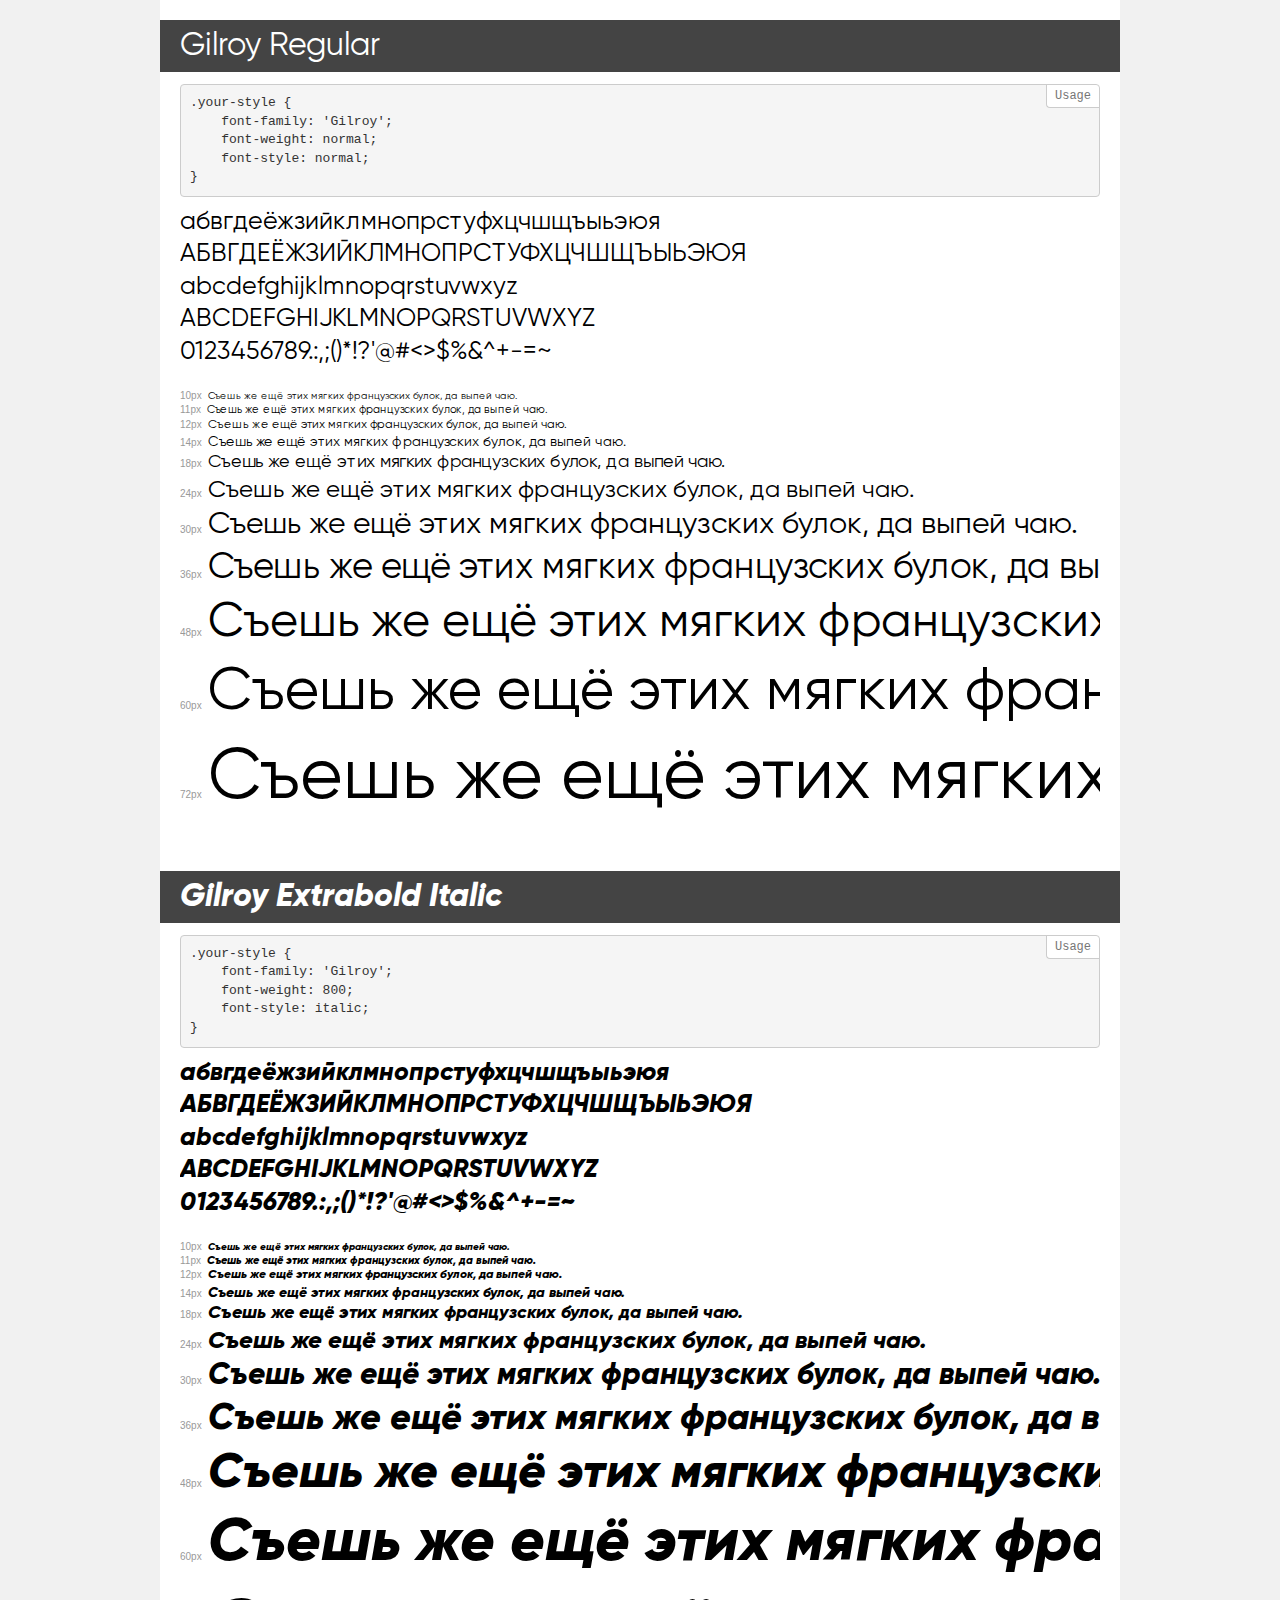
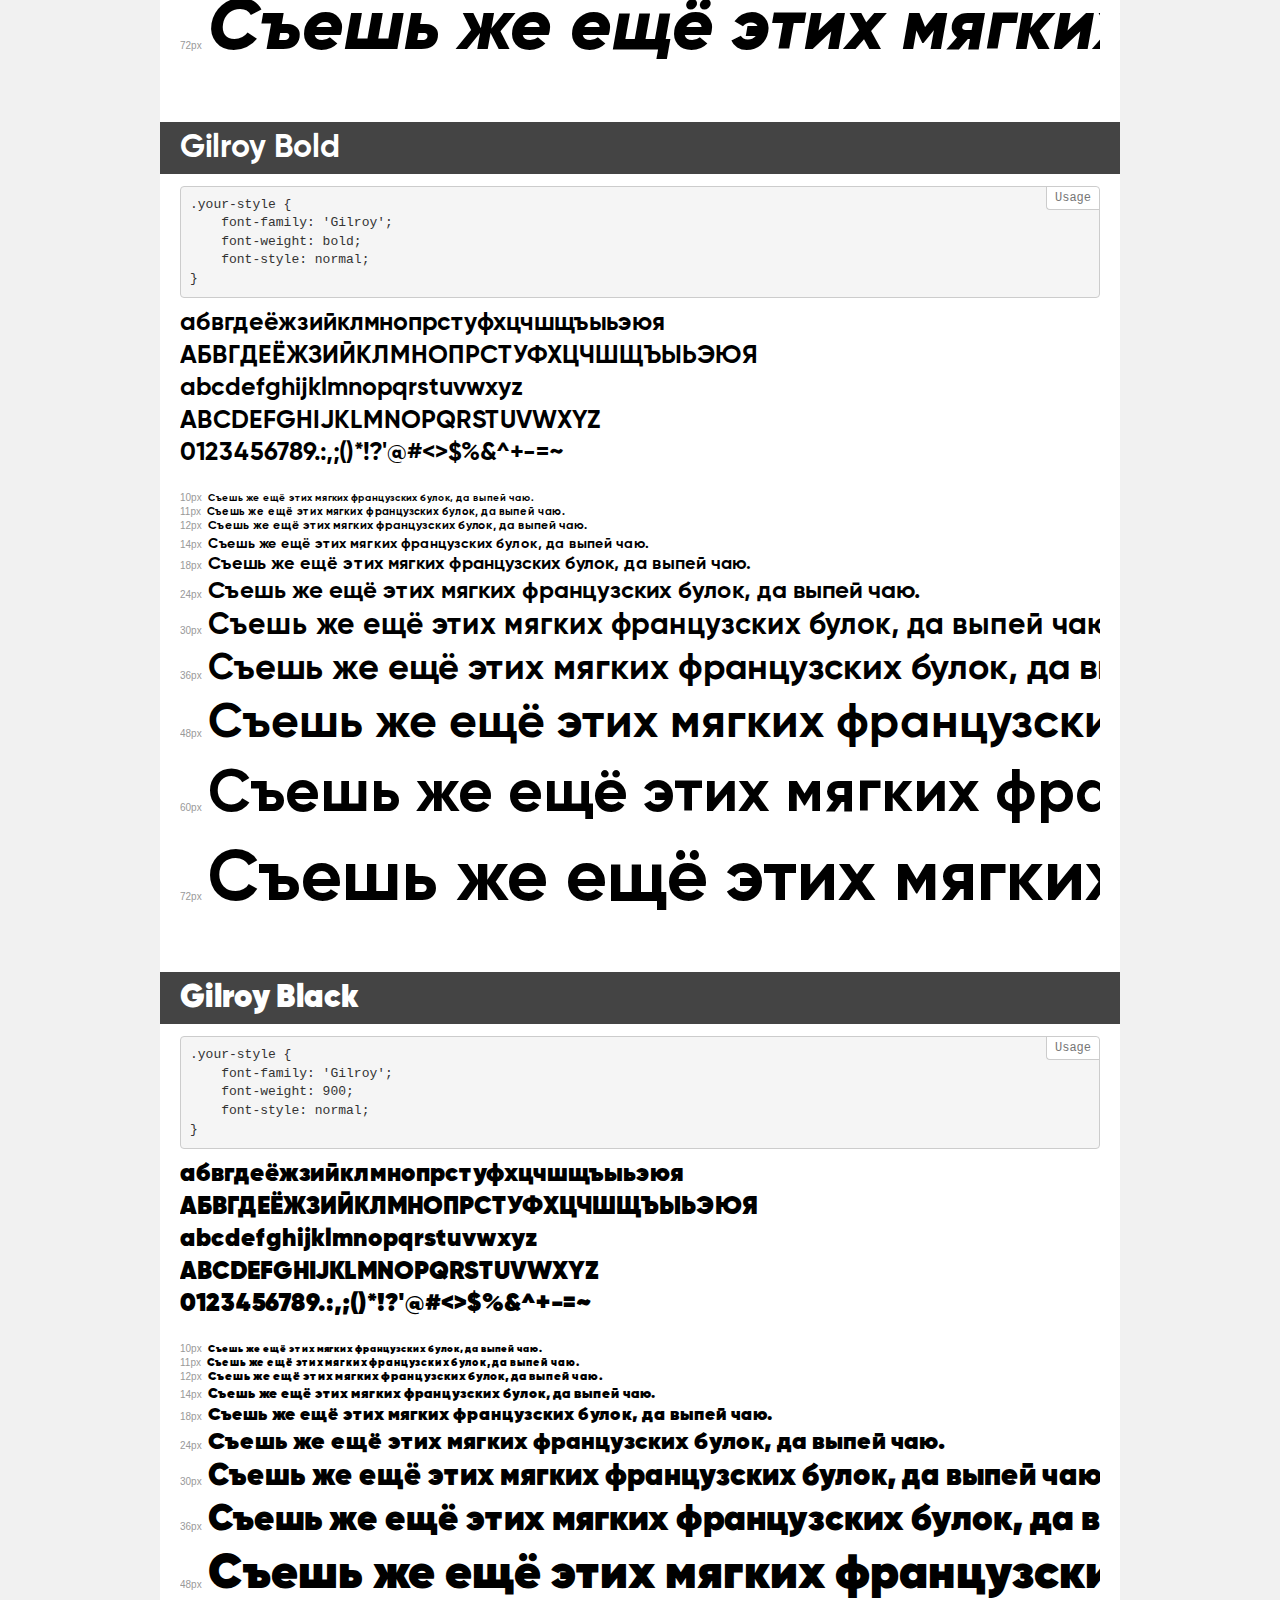
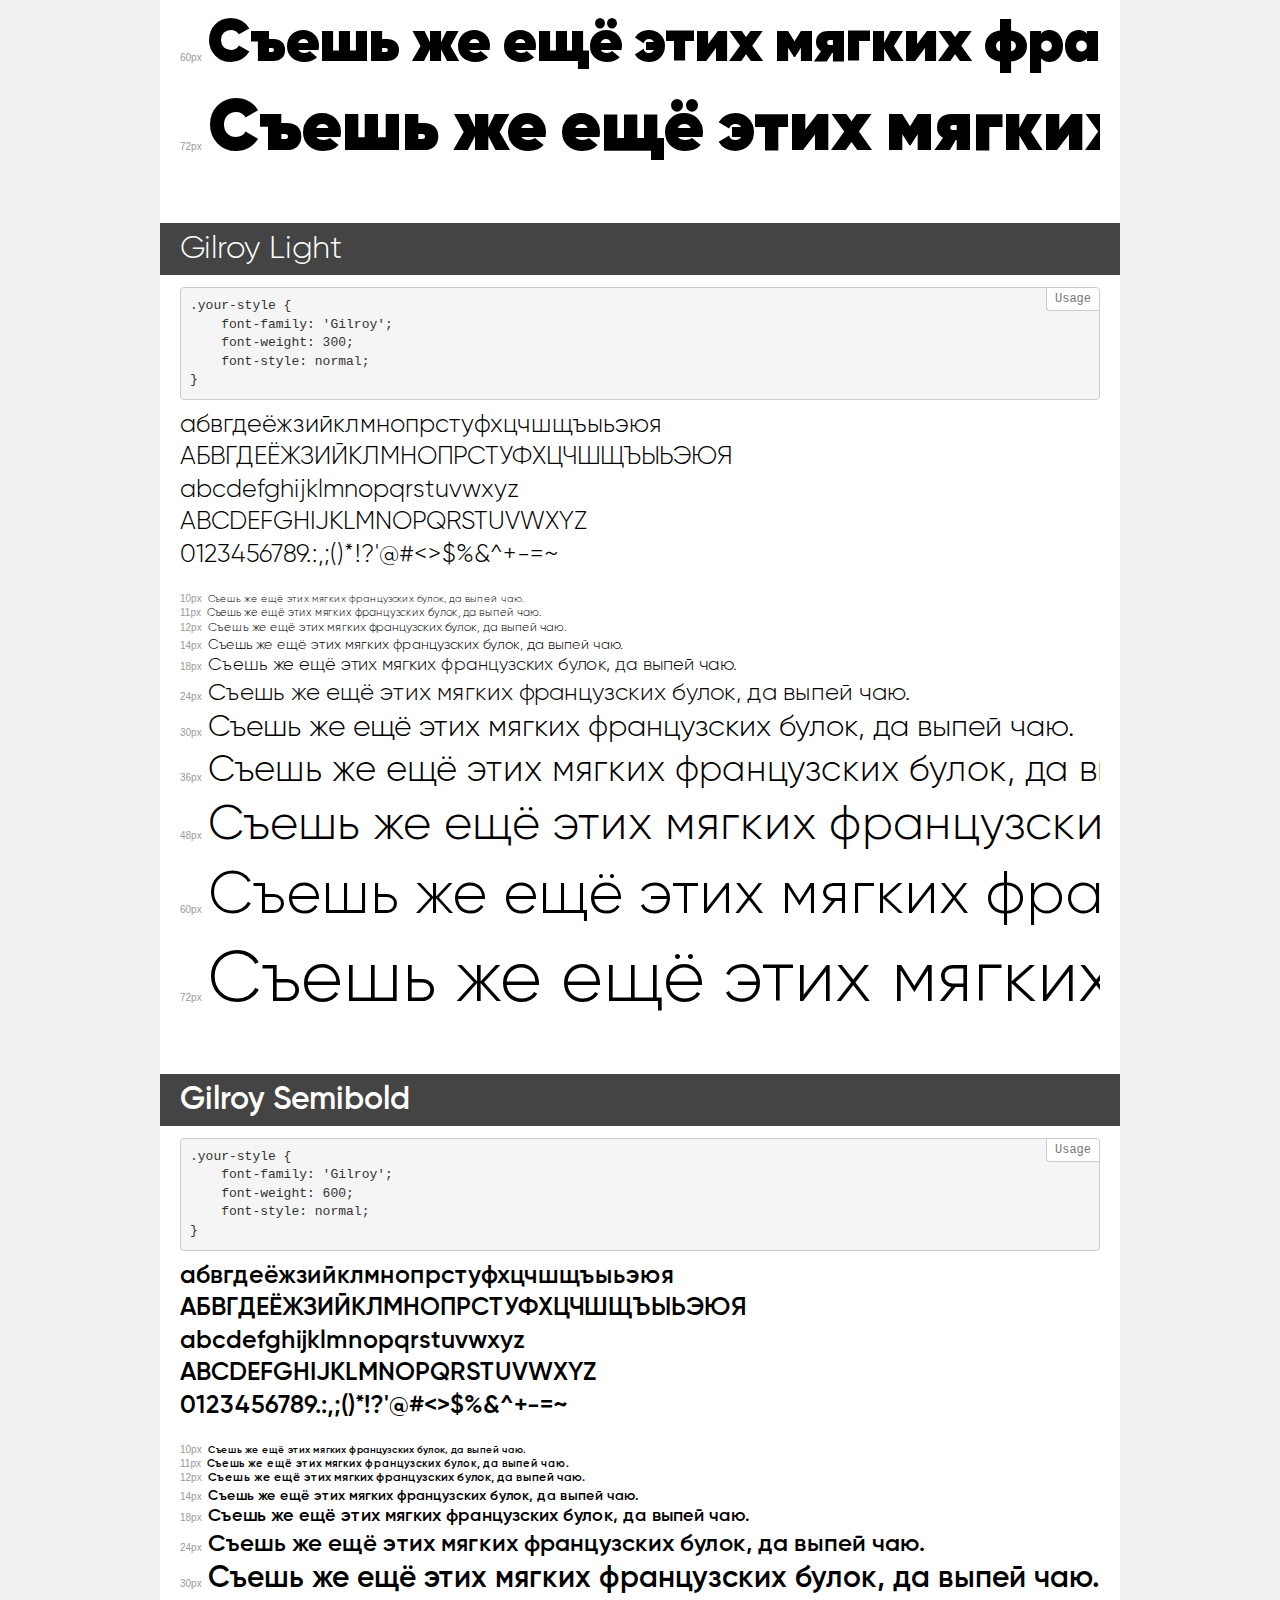
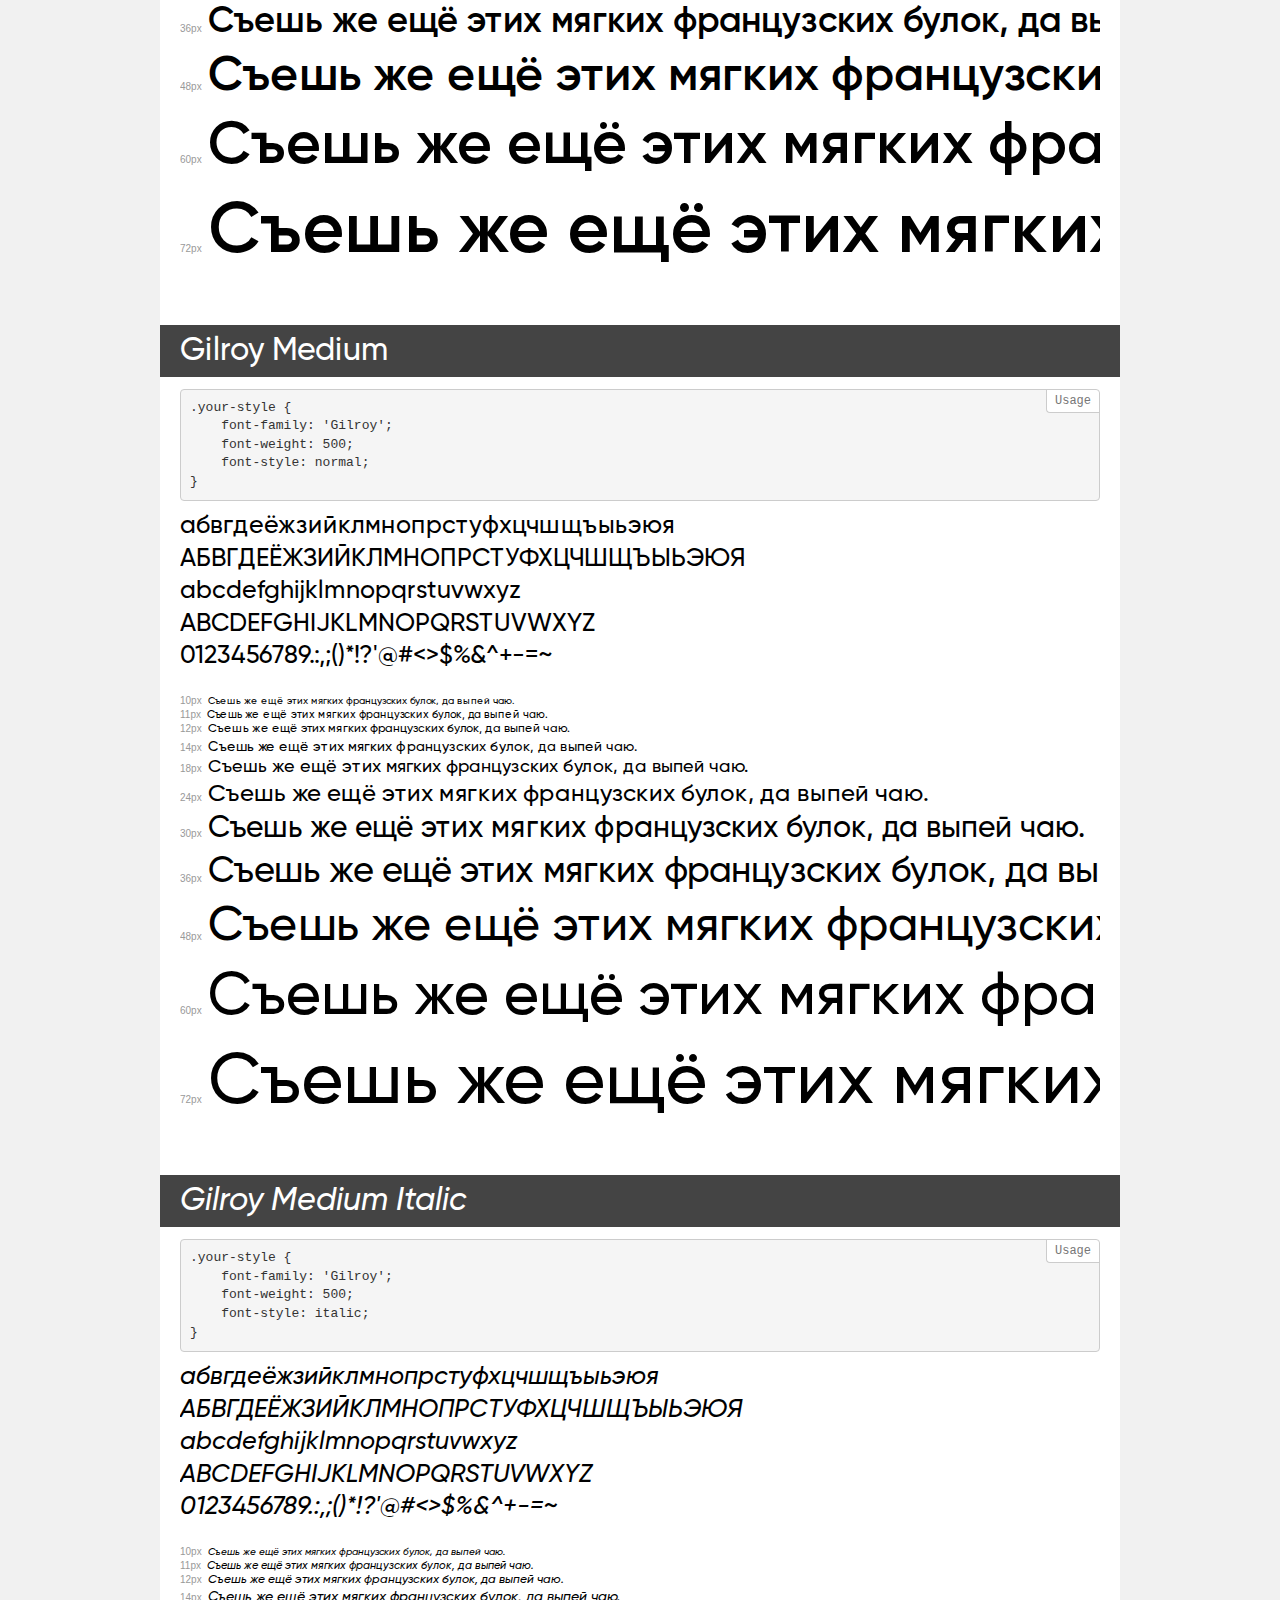
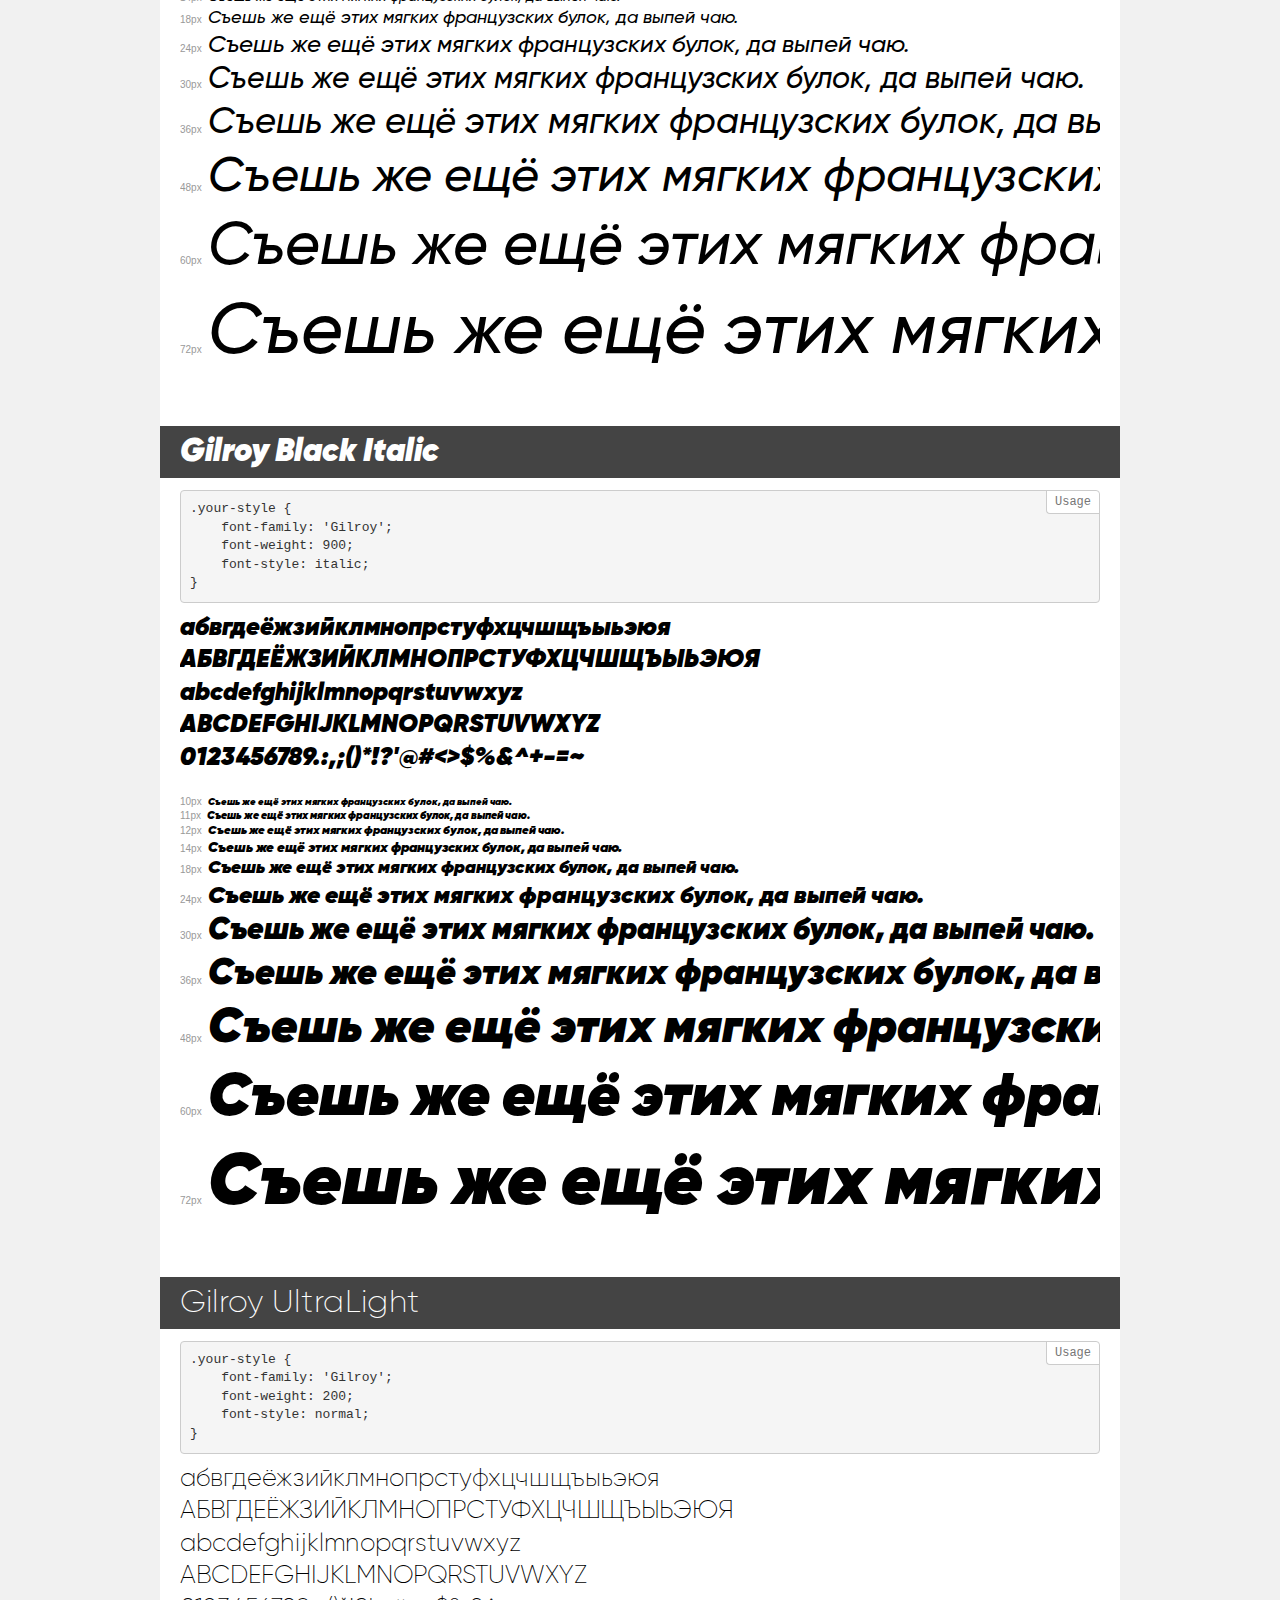
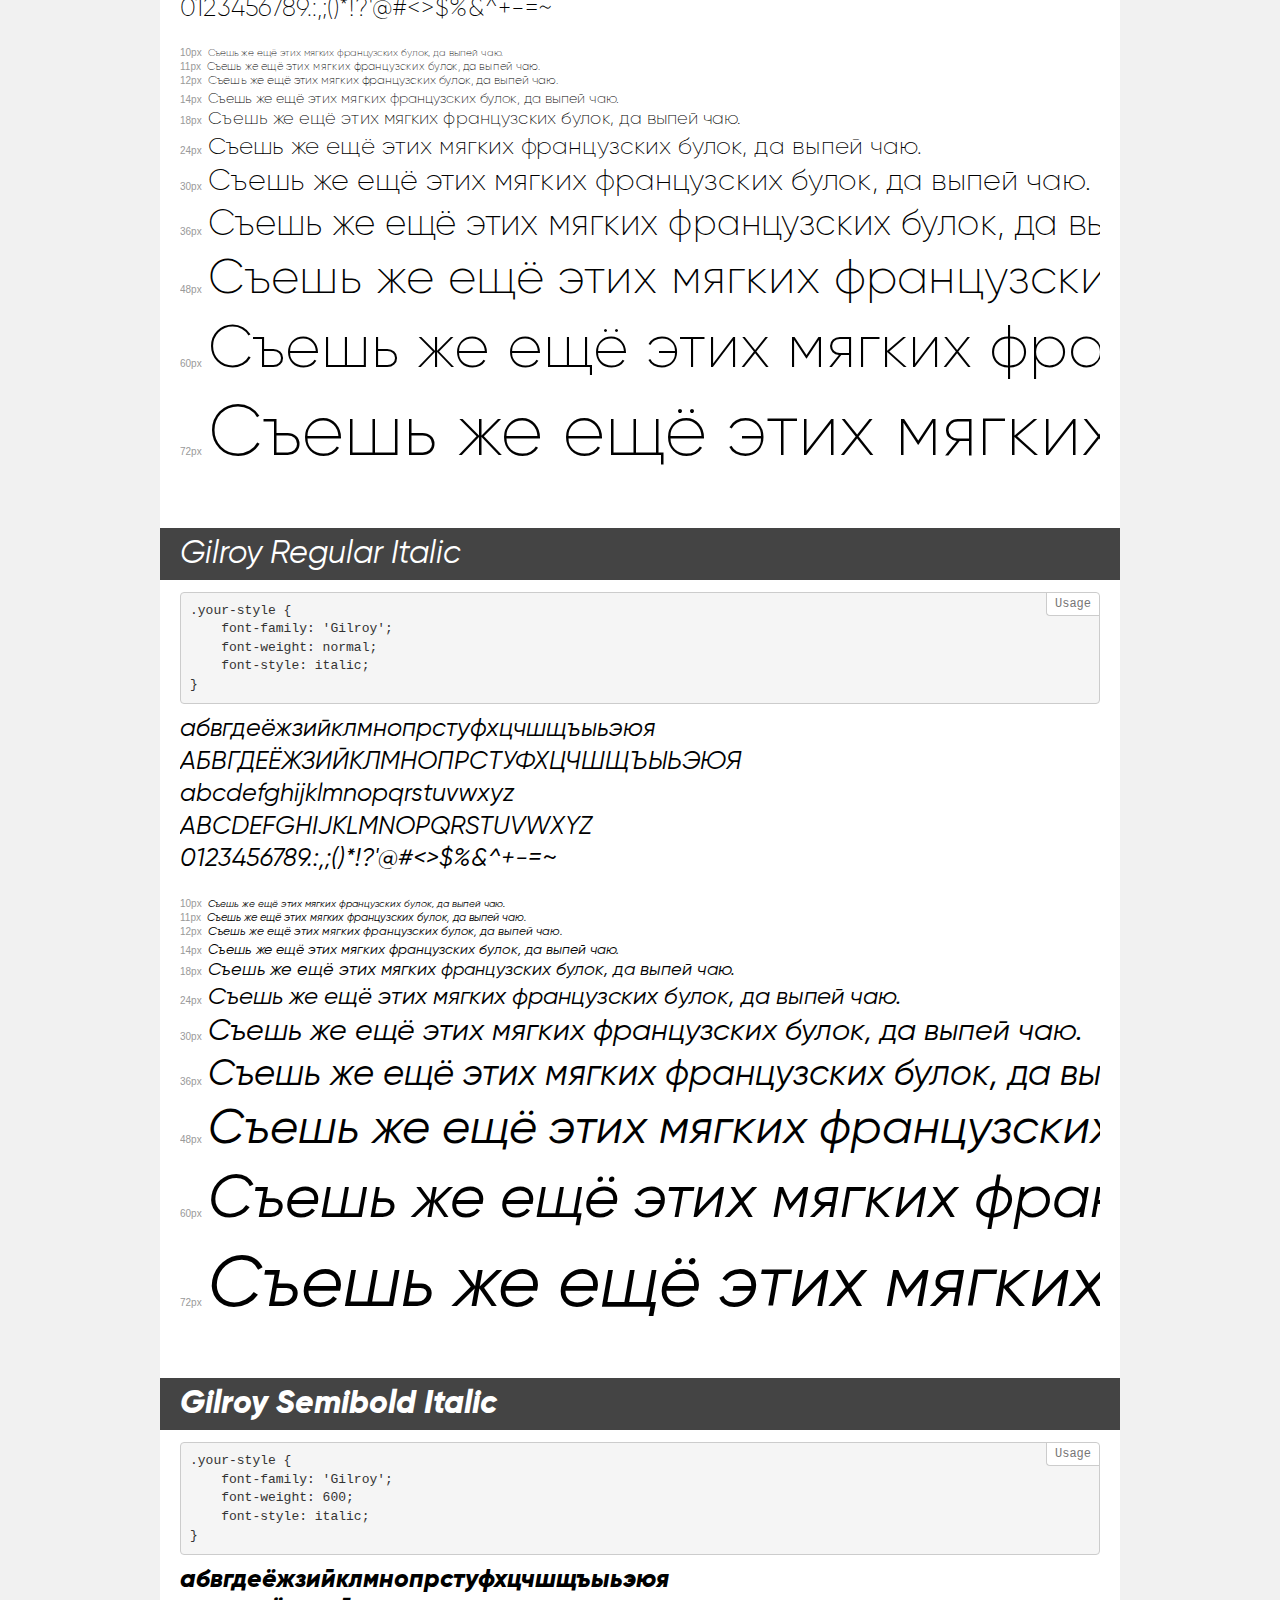
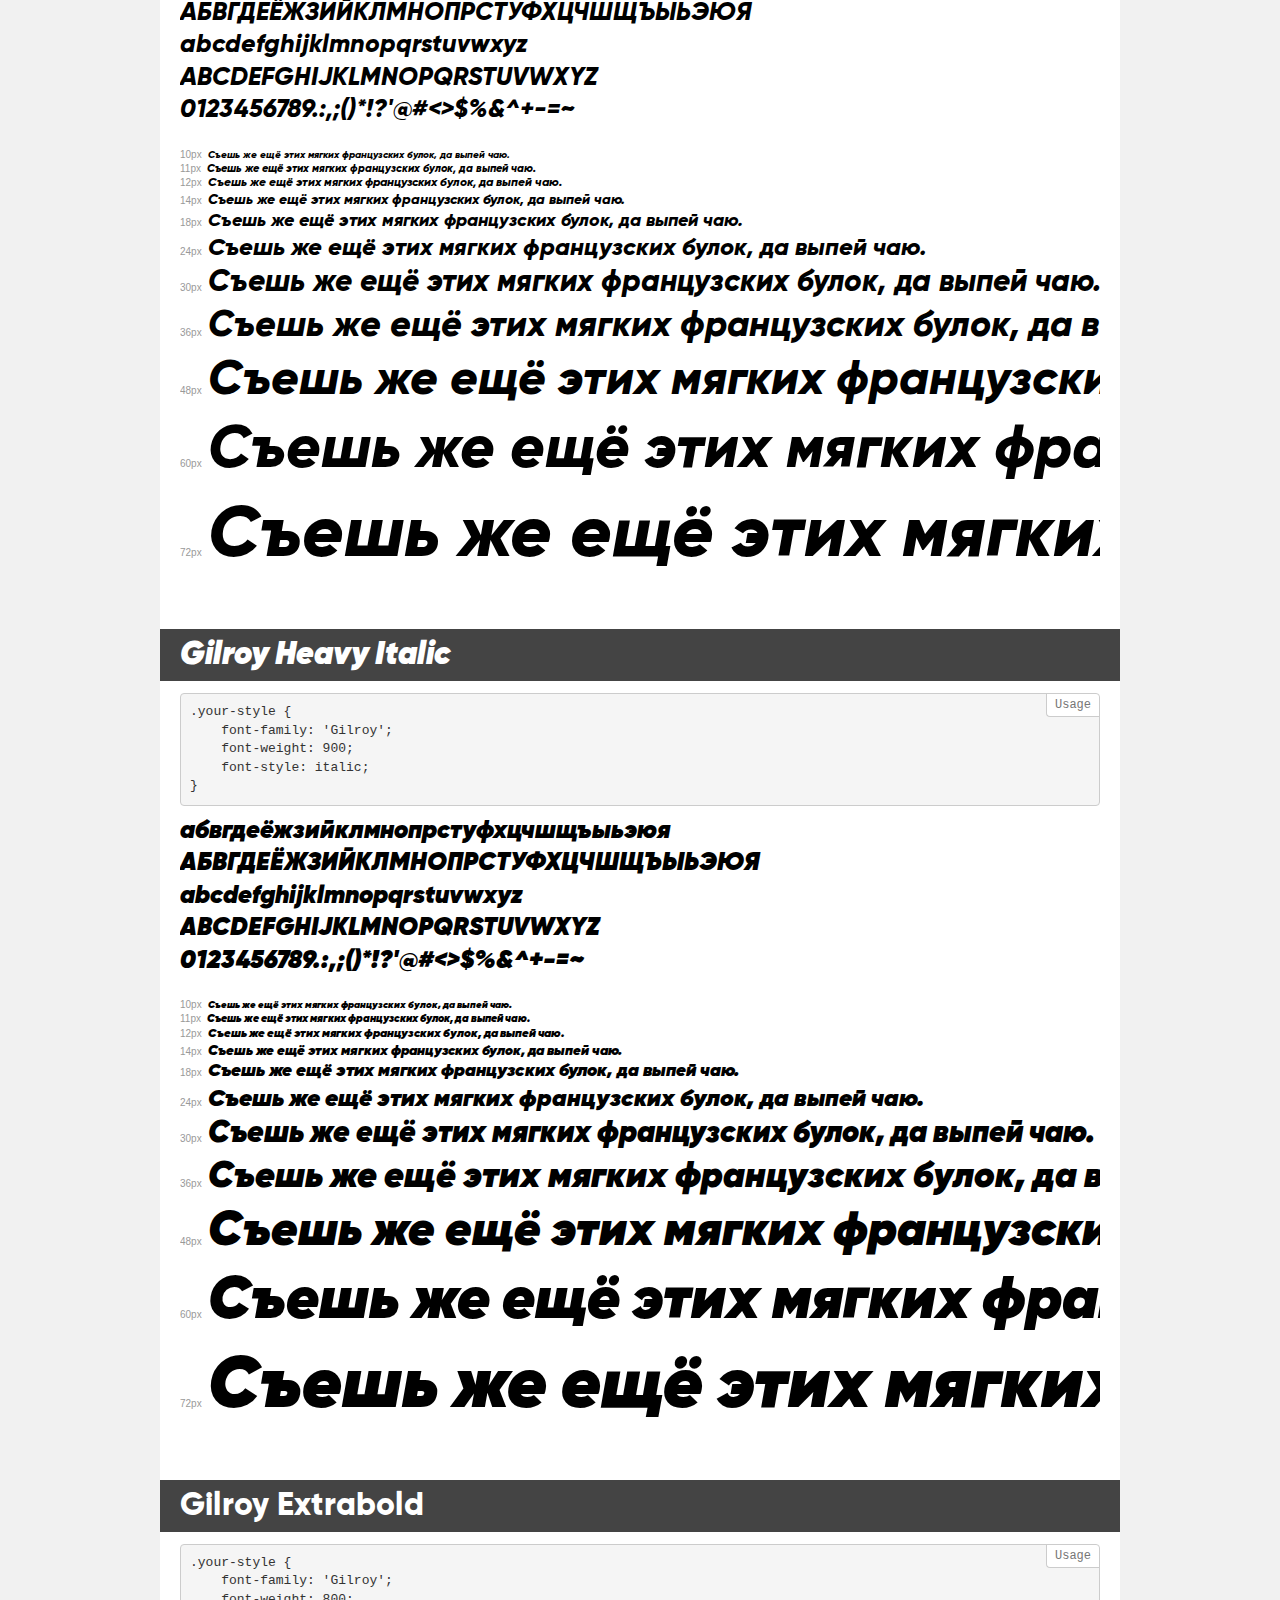
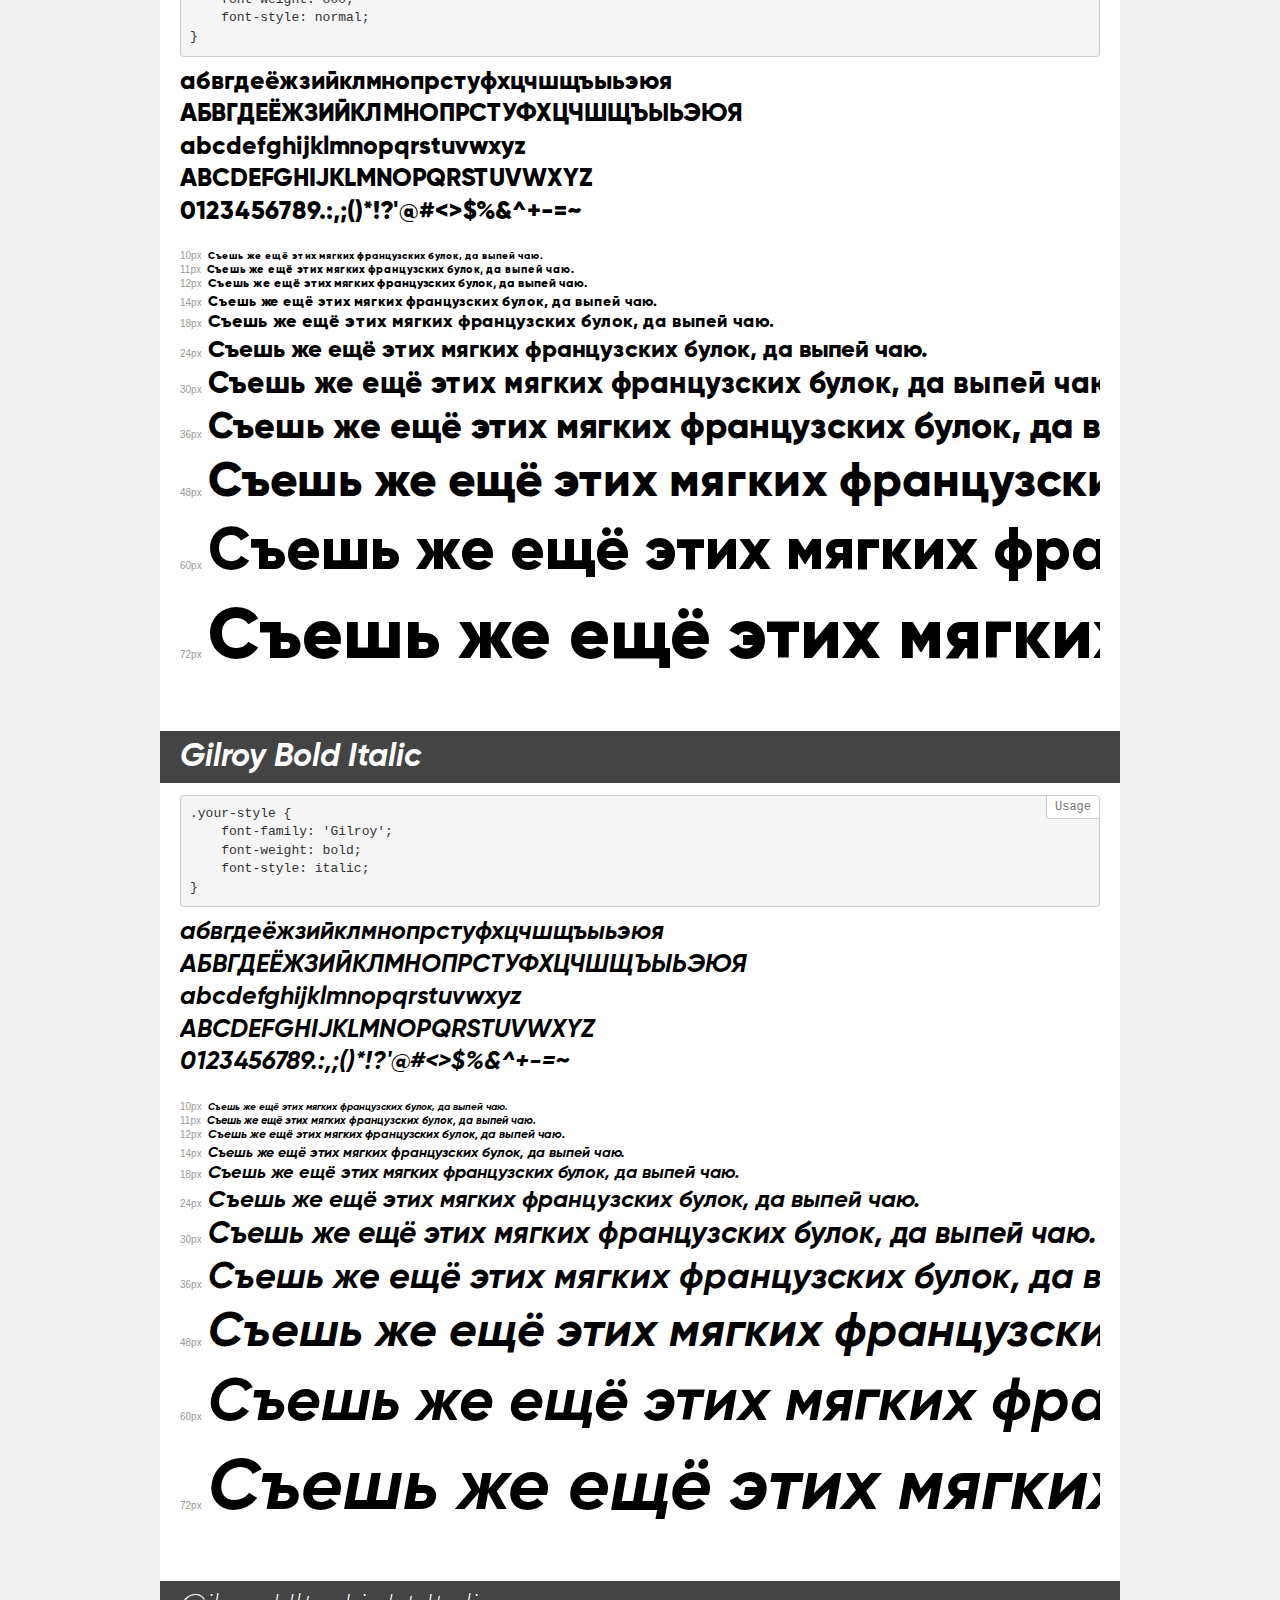
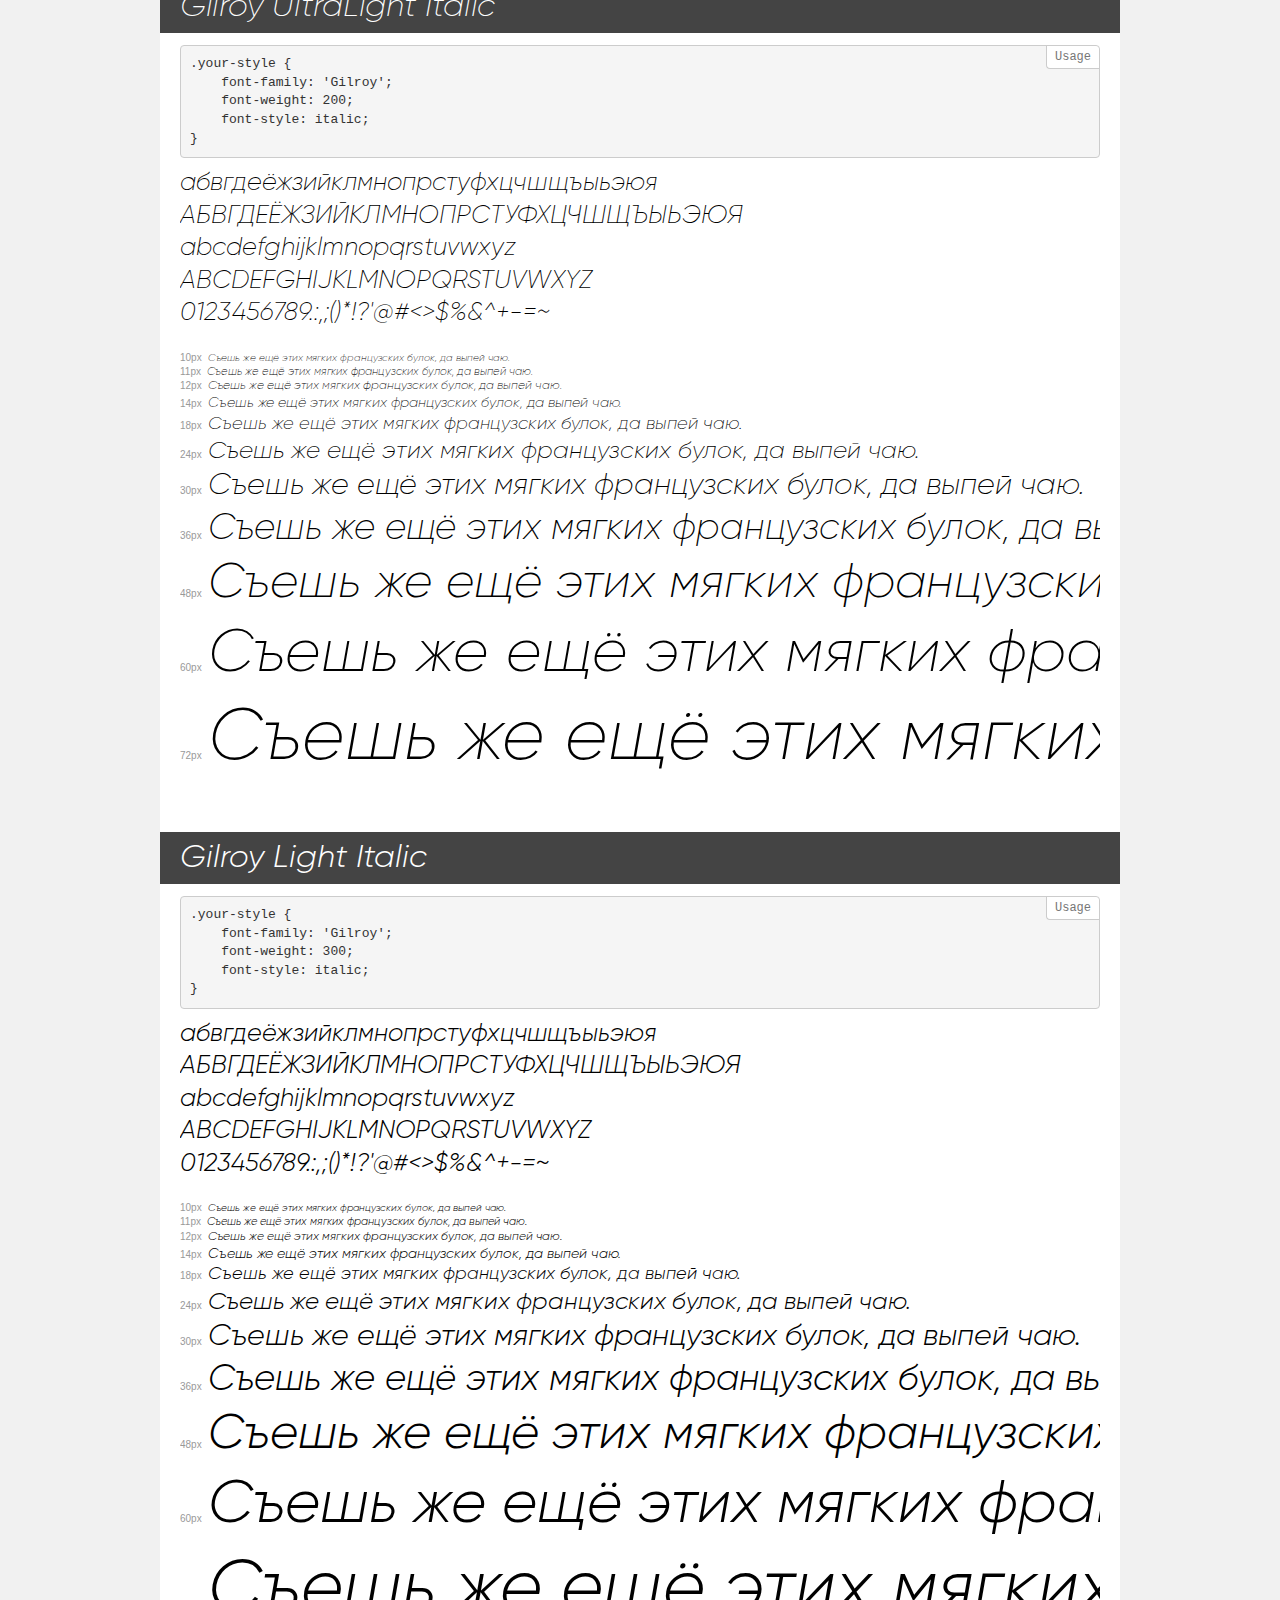
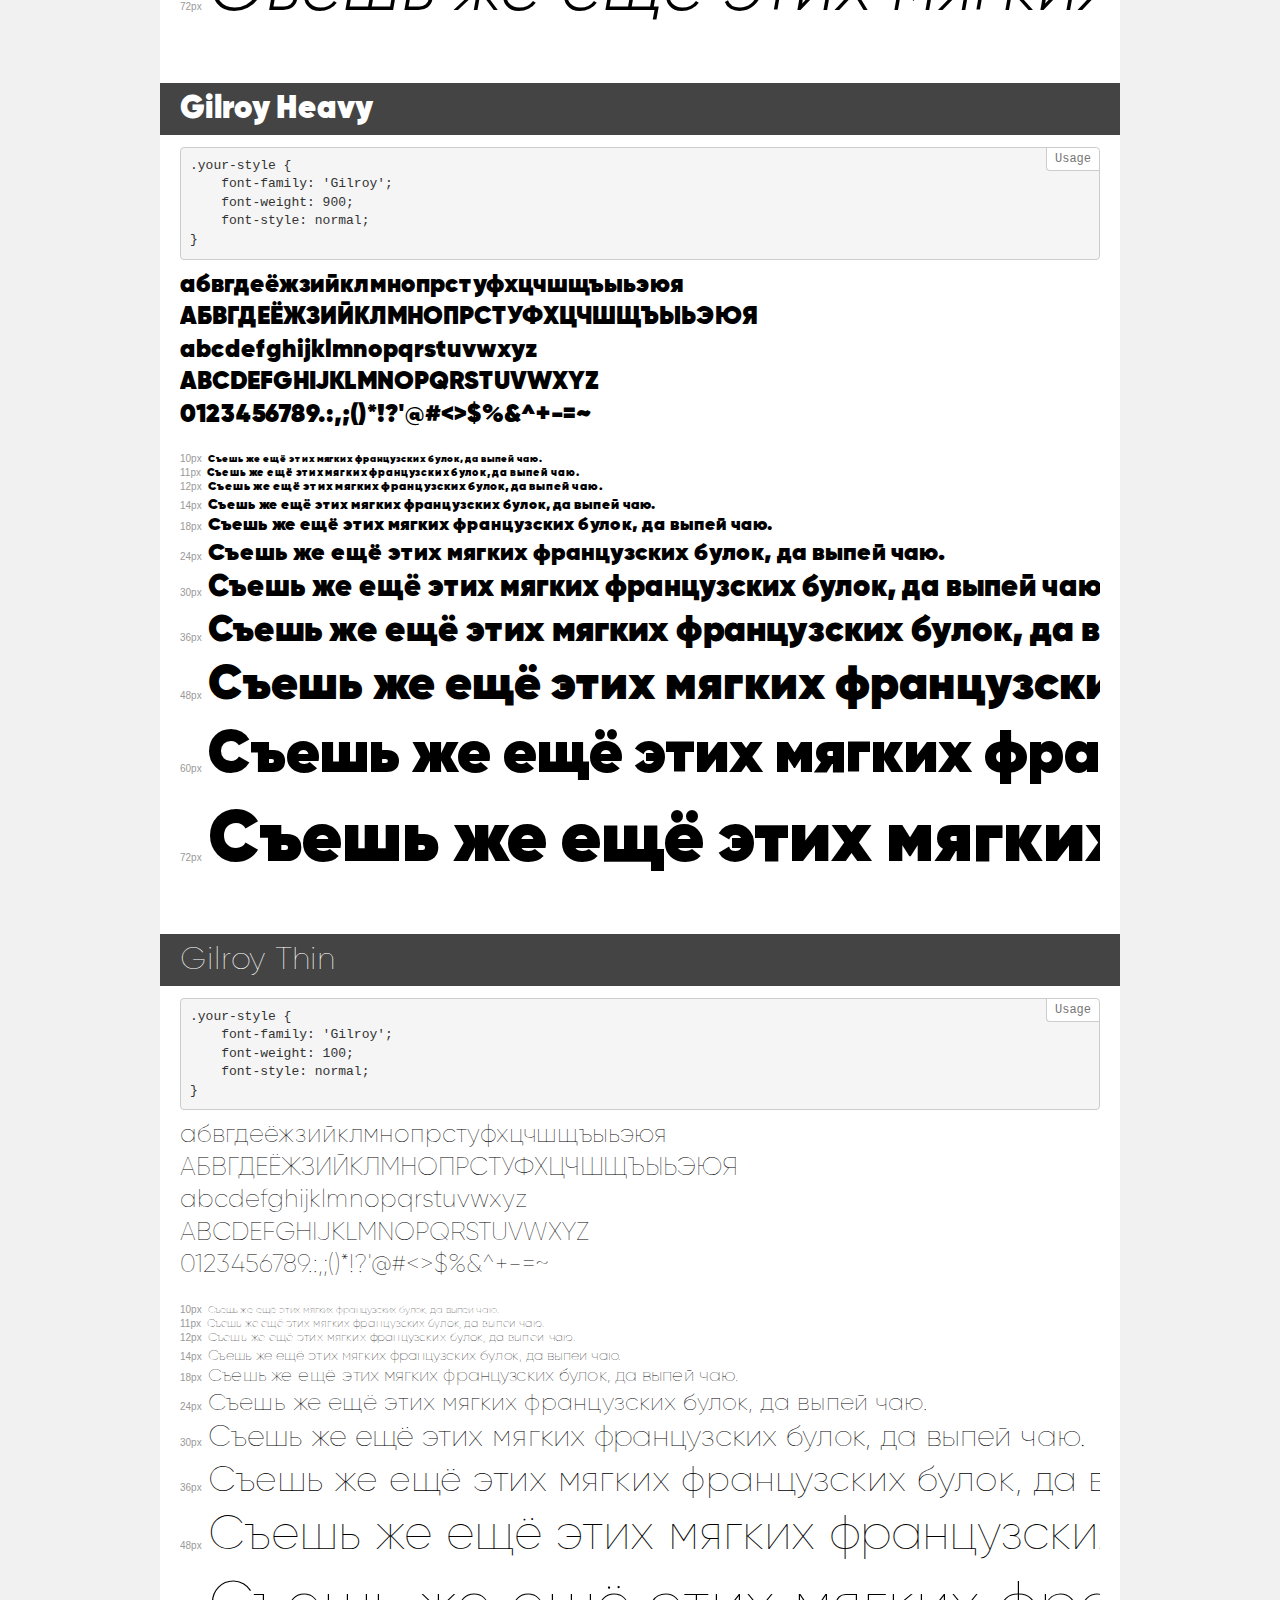
<file: font/demo.html>
<!DOCTYPE html>
<html>
<head>
    <meta charset="utf-8">
    <meta http-equiv="X-UA-Compatible" content="IE=edge">
    <meta name="viewport" content="width=device-width, initial-scale=1">
    <meta name="robots" content="noindex, noarchive">
    <meta name="format-detection" content="telephone=no">
    <title>Transfonter demo</title>
    <link href="stylesheet.css" rel="stylesheet">
    <style>
        /*
        http://meyerweb.com/eric/tools/css/reset/
        v2.0 | 20110126
        License: none (public domain)
        */
        html, body, div, span, applet, object, iframe,
        h1, h2, h3, h4, h5, h6, p, blockquote, pre,
        a, abbr, acronym, address, big, cite, code,
        del, dfn, em, img, ins, kbd, q, s, samp,
        small, strike, strong, sub, sup, tt, var,
        b, u, i, center,
        dl, dt, dd, ol, ul, li,
        fieldset, form, label, legend,
        table, caption, tbody, tfoot, thead, tr, th, td,
        article, aside, canvas, details, embed,
        figure, figcaption, footer, header, hgroup,
        menu, nav, output, ruby, section, summary,
        time, mark, audio, video {
            margin: 0;
            padding: 0;
            border: 0;
            font-size: 100%;
            font: inherit;
            vertical-align: baseline;
        }
        /* HTML5 display-role reset for older browsers */
        article, aside, details, figcaption, figure,
        footer, header, hgroup, menu, nav, section {
            display: block;
        }
        body {
            line-height: 1;
        }
        ol, ul {
            list-style: none;
        }
        blockquote, q {
            quotes: none;
        }
        blockquote:before, blockquote:after,
        q:before, q:after {
            content: '';
            content: none;
        }
        table {
            border-collapse: collapse;
            border-spacing: 0;
        }
        /* common styles */
        body {
            background: #f1f1f1;
            color: #000;
        }
        .page {
            background: #fff;
            width: 920px;
            margin: 0 auto;
            padding: 20px 20px 0 20px;
            overflow: hidden;
        }
        .font-container {
            overflow-x: auto;
            overflow-y: hidden;
            margin-bottom: 40px;
            line-height: 1.3;
            white-space: nowrap;
            padding-bottom: 5px;
        }
        h1 {
            position: relative;
            background: #444;
            font-size: 32px;
            color: #fff;
            padding: 10px 20px;
            margin: 0 -20px 12px -20px;
        }
        .letters {
            font-size: 25px;
            margin-bottom: 20px;
        }
        .s10:before {
            content: '10px';
        }
        .s11:before {
            content: '11px';
        }
        .s12:before {
            content: '12px';
        }
        .s14:before {
            content: '14px';
        }
        .s18:before {
            content: '18px';
        }
        .s24:before {
            content: '24px';
        }
        .s30:before {
            content: '30px';
        }
        .s36:before {
            content: '36px';
        }
        .s48:before {
            content: '48px';
        }
        .s60:before {
            content: '60px';
        }
        .s72:before {
            content: '72px';
        }
        .s10:before, .s11:before, .s12:before, .s14:before,
        .s18:before, .s24:before, .s30:before, .s36:before,
        .s48:before, .s60:before, .s72:before {
            font-family: Arial, sans-serif;
            font-size: 10px;
            font-weight: normal;
            font-style: normal;
            color: #999;
            padding-right: 6px;
        }
        pre {
            display: block;
            position: relative;
            padding: 9px;
            margin: 0 0 10px;
            font-family: Monaco, Menlo, Consolas, "Courier New", monospace !important;
            font-size: 13px;
            line-height: 1.428571429;
            color: #333;
            font-weight: normal !important;
            font-style: normal !important;
            background-color: #f5f5f5;
            border: 1px solid #ccc;
            overflow-x: auto;
            border-radius: 4px;
        }
        pre:after {
            display: block;
            position: absolute;
            right: 0;
            top: 0;
            content: 'Usage';
            line-height: 1;
            padding: 5px 8px;
            font-size: 12px;
            color: #767676;
            background-color: #fff;
            border: 1px solid #ccc;
            border-right: none;
            border-top: none;
            border-radius: 0 4px 0 4px;
            z-index: 10;
        }
        /* responsive */
        @media (max-width: 959px) {
            .page {
                width: auto;
                margin: 0;
            }
        }
    </style>
</head>
<body>
<div class="page">
    <div class="demo" style="font-family: 'Gilroy'; font-weight: normal; font-style: normal;">
        <h1>Gilroy Regular</h1>
        <pre>.your-style {
    font-family: 'Gilroy';
    font-weight: normal;
    font-style: normal;
}</pre>
        <div class="font-container">
            <p class="letters">
                абвгдеёжзийклмнопрстуфхцчшщъыьэюя<br>
АБВГДЕЁЖЗИЙКЛМНОПРСТУФХЦЧШЩЪЫЬЭЮЯ<br>
abcdefghijklmnopqrstuvwxyz<br>
ABCDEFGHIJKLMNOPQRSTUVWXYZ<br>
                0123456789.:,;()*!?'@#<>$%&^+-=~
            </p>
            <p class="s10" style="font-size: 10px;">Съешь же ещё этих мягких французских булок, да выпей чаю.</p>
            <p class="s11" style="font-size: 11px;">Съешь же ещё этих мягких французских булок, да выпей чаю.</p>
            <p class="s12" style="font-size: 12px;">Съешь же ещё этих мягких французских булок, да выпей чаю.</p>
            <p class="s14" style="font-size: 14px;">Съешь же ещё этих мягких французских булок, да выпей чаю.</p>
            <p class="s18" style="font-size: 18px;">Съешь же ещё этих мягких французских булок, да выпей чаю.</p>
            <p class="s24" style="font-size: 24px;">Съешь же ещё этих мягких французских булок, да выпей чаю.</p>
            <p class="s30" style="font-size: 30px;">Съешь же ещё этих мягких французских булок, да выпей чаю.</p>
            <p class="s36" style="font-size: 36px;">Съешь же ещё этих мягких французских булок, да выпей чаю.</p>
            <p class="s48" style="font-size: 48px;">Съешь же ещё этих мягких французских булок, да выпей чаю.</p>
            <p class="s60" style="font-size: 60px;">Съешь же ещё этих мягких французских булок, да выпей чаю.</p>
            <p class="s72" style="font-size: 72px;">Съешь же ещё этих мягких французских булок, да выпей чаю.</p>
        </div>
    </div>
    <div class="demo" style="font-family: 'Gilroy'; font-weight: 800; font-style: italic;">
        <h1>Gilroy Extrabold Italic</h1>
        <pre>.your-style {
    font-family: 'Gilroy';
    font-weight: 800;
    font-style: italic;
}</pre>
        <div class="font-container">
            <p class="letters">
                абвгдеёжзийклмнопрстуфхцчшщъыьэюя<br>
АБВГДЕЁЖЗИЙКЛМНОПРСТУФХЦЧШЩЪЫЬЭЮЯ<br>
abcdefghijklmnopqrstuvwxyz<br>
ABCDEFGHIJKLMNOPQRSTUVWXYZ<br>
                0123456789.:,;()*!?'@#<>$%&^+-=~
            </p>
            <p class="s10" style="font-size: 10px;">Съешь же ещё этих мягких французских булок, да выпей чаю.</p>
            <p class="s11" style="font-size: 11px;">Съешь же ещё этих мягких французских булок, да выпей чаю.</p>
            <p class="s12" style="font-size: 12px;">Съешь же ещё этих мягких французских булок, да выпей чаю.</p>
            <p class="s14" style="font-size: 14px;">Съешь же ещё этих мягких французских булок, да выпей чаю.</p>
            <p class="s18" style="font-size: 18px;">Съешь же ещё этих мягких французских булок, да выпей чаю.</p>
            <p class="s24" style="font-size: 24px;">Съешь же ещё этих мягких французских булок, да выпей чаю.</p>
            <p class="s30" style="font-size: 30px;">Съешь же ещё этих мягких французских булок, да выпей чаю.</p>
            <p class="s36" style="font-size: 36px;">Съешь же ещё этих мягких французских булок, да выпей чаю.</p>
            <p class="s48" style="font-size: 48px;">Съешь же ещё этих мягких французских булок, да выпей чаю.</p>
            <p class="s60" style="font-size: 60px;">Съешь же ещё этих мягких французских булок, да выпей чаю.</p>
            <p class="s72" style="font-size: 72px;">Съешь же ещё этих мягких французских булок, да выпей чаю.</p>
        </div>
    </div>
    <div class="demo" style="font-family: 'Gilroy'; font-weight: bold; font-style: normal;">
        <h1>Gilroy Bold</h1>
        <pre>.your-style {
    font-family: 'Gilroy';
    font-weight: bold;
    font-style: normal;
}</pre>
        <div class="font-container">
            <p class="letters">
                абвгдеёжзийклмнопрстуфхцчшщъыьэюя<br>
АБВГДЕЁЖЗИЙКЛМНОПРСТУФХЦЧШЩЪЫЬЭЮЯ<br>
abcdefghijklmnopqrstuvwxyz<br>
ABCDEFGHIJKLMNOPQRSTUVWXYZ<br>
                0123456789.:,;()*!?'@#<>$%&^+-=~
            </p>
            <p class="s10" style="font-size: 10px;">Съешь же ещё этих мягких французских булок, да выпей чаю.</p>
            <p class="s11" style="font-size: 11px;">Съешь же ещё этих мягких французских булок, да выпей чаю.</p>
            <p class="s12" style="font-size: 12px;">Съешь же ещё этих мягких французских булок, да выпей чаю.</p>
            <p class="s14" style="font-size: 14px;">Съешь же ещё этих мягких французских булок, да выпей чаю.</p>
            <p class="s18" style="font-size: 18px;">Съешь же ещё этих мягких французских булок, да выпей чаю.</p>
            <p class="s24" style="font-size: 24px;">Съешь же ещё этих мягких французских булок, да выпей чаю.</p>
            <p class="s30" style="font-size: 30px;">Съешь же ещё этих мягких французских булок, да выпей чаю.</p>
            <p class="s36" style="font-size: 36px;">Съешь же ещё этих мягких французских булок, да выпей чаю.</p>
            <p class="s48" style="font-size: 48px;">Съешь же ещё этих мягких французских булок, да выпей чаю.</p>
            <p class="s60" style="font-size: 60px;">Съешь же ещё этих мягких французских булок, да выпей чаю.</p>
            <p class="s72" style="font-size: 72px;">Съешь же ещё этих мягких французских булок, да выпей чаю.</p>
        </div>
    </div>
    <div class="demo" style="font-family: 'Gilroy'; font-weight: 900; font-style: normal;">
        <h1>Gilroy Black</h1>
        <pre>.your-style {
    font-family: 'Gilroy';
    font-weight: 900;
    font-style: normal;
}</pre>
        <div class="font-container">
            <p class="letters">
                абвгдеёжзийклмнопрстуфхцчшщъыьэюя<br>
АБВГДЕЁЖЗИЙКЛМНОПРСТУФХЦЧШЩЪЫЬЭЮЯ<br>
abcdefghijklmnopqrstuvwxyz<br>
ABCDEFGHIJKLMNOPQRSTUVWXYZ<br>
                0123456789.:,;()*!?'@#<>$%&^+-=~
            </p>
            <p class="s10" style="font-size: 10px;">Съешь же ещё этих мягких французских булок, да выпей чаю.</p>
            <p class="s11" style="font-size: 11px;">Съешь же ещё этих мягких французских булок, да выпей чаю.</p>
            <p class="s12" style="font-size: 12px;">Съешь же ещё этих мягких французских булок, да выпей чаю.</p>
            <p class="s14" style="font-size: 14px;">Съешь же ещё этих мягких французских булок, да выпей чаю.</p>
            <p class="s18" style="font-size: 18px;">Съешь же ещё этих мягких французских булок, да выпей чаю.</p>
            <p class="s24" style="font-size: 24px;">Съешь же ещё этих мягких французских булок, да выпей чаю.</p>
            <p class="s30" style="font-size: 30px;">Съешь же ещё этих мягких французских булок, да выпей чаю.</p>
            <p class="s36" style="font-size: 36px;">Съешь же ещё этих мягких французских булок, да выпей чаю.</p>
            <p class="s48" style="font-size: 48px;">Съешь же ещё этих мягких французских булок, да выпей чаю.</p>
            <p class="s60" style="font-size: 60px;">Съешь же ещё этих мягких французских булок, да выпей чаю.</p>
            <p class="s72" style="font-size: 72px;">Съешь же ещё этих мягких французских булок, да выпей чаю.</p>
        </div>
    </div>
    <div class="demo" style="font-family: 'Gilroy'; font-weight: 300; font-style: normal;">
        <h1>Gilroy Light</h1>
        <pre>.your-style {
    font-family: 'Gilroy';
    font-weight: 300;
    font-style: normal;
}</pre>
        <div class="font-container">
            <p class="letters">
                абвгдеёжзийклмнопрстуфхцчшщъыьэюя<br>
АБВГДЕЁЖЗИЙКЛМНОПРСТУФХЦЧШЩЪЫЬЭЮЯ<br>
abcdefghijklmnopqrstuvwxyz<br>
ABCDEFGHIJKLMNOPQRSTUVWXYZ<br>
                0123456789.:,;()*!?'@#<>$%&^+-=~
            </p>
            <p class="s10" style="font-size: 10px;">Съешь же ещё этих мягких французских булок, да выпей чаю.</p>
            <p class="s11" style="font-size: 11px;">Съешь же ещё этих мягких французских булок, да выпей чаю.</p>
            <p class="s12" style="font-size: 12px;">Съешь же ещё этих мягких французских булок, да выпей чаю.</p>
            <p class="s14" style="font-size: 14px;">Съешь же ещё этих мягких французских булок, да выпей чаю.</p>
            <p class="s18" style="font-size: 18px;">Съешь же ещё этих мягких французских булок, да выпей чаю.</p>
            <p class="s24" style="font-size: 24px;">Съешь же ещё этих мягких французских булок, да выпей чаю.</p>
            <p class="s30" style="font-size: 30px;">Съешь же ещё этих мягких французских булок, да выпей чаю.</p>
            <p class="s36" style="font-size: 36px;">Съешь же ещё этих мягких французских булок, да выпей чаю.</p>
            <p class="s48" style="font-size: 48px;">Съешь же ещё этих мягких французских булок, да выпей чаю.</p>
            <p class="s60" style="font-size: 60px;">Съешь же ещё этих мягких французских булок, да выпей чаю.</p>
            <p class="s72" style="font-size: 72px;">Съешь же ещё этих мягких французских булок, да выпей чаю.</p>
        </div>
    </div>
    <div class="demo" style="font-family: 'Gilroy'; font-weight: 600; font-style: normal;">
        <h1>Gilroy Semibold</h1>
        <pre>.your-style {
    font-family: 'Gilroy';
    font-weight: 600;
    font-style: normal;
}</pre>
        <div class="font-container">
            <p class="letters">
                абвгдеёжзийклмнопрстуфхцчшщъыьэюя<br>
АБВГДЕЁЖЗИЙКЛМНОПРСТУФХЦЧШЩЪЫЬЭЮЯ<br>
abcdefghijklmnopqrstuvwxyz<br>
ABCDEFGHIJKLMNOPQRSTUVWXYZ<br>
                0123456789.:,;()*!?'@#<>$%&^+-=~
            </p>
            <p class="s10" style="font-size: 10px;">Съешь же ещё этих мягких французских булок, да выпей чаю.</p>
            <p class="s11" style="font-size: 11px;">Съешь же ещё этих мягких французских булок, да выпей чаю.</p>
            <p class="s12" style="font-size: 12px;">Съешь же ещё этих мягких французских булок, да выпей чаю.</p>
            <p class="s14" style="font-size: 14px;">Съешь же ещё этих мягких французских булок, да выпей чаю.</p>
            <p class="s18" style="font-size: 18px;">Съешь же ещё этих мягких французских булок, да выпей чаю.</p>
            <p class="s24" style="font-size: 24px;">Съешь же ещё этих мягких французских булок, да выпей чаю.</p>
            <p class="s30" style="font-size: 30px;">Съешь же ещё этих мягких французских булок, да выпей чаю.</p>
            <p class="s36" style="font-size: 36px;">Съешь же ещё этих мягких французских булок, да выпей чаю.</p>
            <p class="s48" style="font-size: 48px;">Съешь же ещё этих мягких французских булок, да выпей чаю.</p>
            <p class="s60" style="font-size: 60px;">Съешь же ещё этих мягких французских булок, да выпей чаю.</p>
            <p class="s72" style="font-size: 72px;">Съешь же ещё этих мягких французских булок, да выпей чаю.</p>
        </div>
    </div>
    <div class="demo" style="font-family: 'Gilroy'; font-weight: 500; font-style: normal;">
        <h1>Gilroy Medium</h1>
        <pre>.your-style {
    font-family: 'Gilroy';
    font-weight: 500;
    font-style: normal;
}</pre>
        <div class="font-container">
            <p class="letters">
                абвгдеёжзийклмнопрстуфхцчшщъыьэюя<br>
АБВГДЕЁЖЗИЙКЛМНОПРСТУФХЦЧШЩЪЫЬЭЮЯ<br>
abcdefghijklmnopqrstuvwxyz<br>
ABCDEFGHIJKLMNOPQRSTUVWXYZ<br>
                0123456789.:,;()*!?'@#<>$%&^+-=~
            </p>
            <p class="s10" style="font-size: 10px;">Съешь же ещё этих мягких французских булок, да выпей чаю.</p>
            <p class="s11" style="font-size: 11px;">Съешь же ещё этих мягких французских булок, да выпей чаю.</p>
            <p class="s12" style="font-size: 12px;">Съешь же ещё этих мягких французских булок, да выпей чаю.</p>
            <p class="s14" style="font-size: 14px;">Съешь же ещё этих мягких французских булок, да выпей чаю.</p>
            <p class="s18" style="font-size: 18px;">Съешь же ещё этих мягких французских булок, да выпей чаю.</p>
            <p class="s24" style="font-size: 24px;">Съешь же ещё этих мягких французских булок, да выпей чаю.</p>
            <p class="s30" style="font-size: 30px;">Съешь же ещё этих мягких французских булок, да выпей чаю.</p>
            <p class="s36" style="font-size: 36px;">Съешь же ещё этих мягких французских булок, да выпей чаю.</p>
            <p class="s48" style="font-size: 48px;">Съешь же ещё этих мягких французских булок, да выпей чаю.</p>
            <p class="s60" style="font-size: 60px;">Съешь же ещё этих мягких французских булок, да выпей чаю.</p>
            <p class="s72" style="font-size: 72px;">Съешь же ещё этих мягких французских булок, да выпей чаю.</p>
        </div>
    </div>
    <div class="demo" style="font-family: 'Gilroy'; font-weight: 500; font-style: italic;">
        <h1>Gilroy Medium Italic</h1>
        <pre>.your-style {
    font-family: 'Gilroy';
    font-weight: 500;
    font-style: italic;
}</pre>
        <div class="font-container">
            <p class="letters">
                абвгдеёжзийклмнопрстуфхцчшщъыьэюя<br>
АБВГДЕЁЖЗИЙКЛМНОПРСТУФХЦЧШЩЪЫЬЭЮЯ<br>
abcdefghijklmnopqrstuvwxyz<br>
ABCDEFGHIJKLMNOPQRSTUVWXYZ<br>
                0123456789.:,;()*!?'@#<>$%&^+-=~
            </p>
            <p class="s10" style="font-size: 10px;">Съешь же ещё этих мягких французских булок, да выпей чаю.</p>
            <p class="s11" style="font-size: 11px;">Съешь же ещё этих мягких французских булок, да выпей чаю.</p>
            <p class="s12" style="font-size: 12px;">Съешь же ещё этих мягких французских булок, да выпей чаю.</p>
            <p class="s14" style="font-size: 14px;">Съешь же ещё этих мягких французских булок, да выпей чаю.</p>
            <p class="s18" style="font-size: 18px;">Съешь же ещё этих мягких французских булок, да выпей чаю.</p>
            <p class="s24" style="font-size: 24px;">Съешь же ещё этих мягких французских булок, да выпей чаю.</p>
            <p class="s30" style="font-size: 30px;">Съешь же ещё этих мягких французских булок, да выпей чаю.</p>
            <p class="s36" style="font-size: 36px;">Съешь же ещё этих мягких французских булок, да выпей чаю.</p>
            <p class="s48" style="font-size: 48px;">Съешь же ещё этих мягких французских булок, да выпей чаю.</p>
            <p class="s60" style="font-size: 60px;">Съешь же ещё этих мягких французских булок, да выпей чаю.</p>
            <p class="s72" style="font-size: 72px;">Съешь же ещё этих мягких французских булок, да выпей чаю.</p>
        </div>
    </div>
    <div class="demo" style="font-family: 'Gilroy'; font-weight: 900; font-style: italic;">
        <h1>Gilroy Black Italic</h1>
        <pre>.your-style {
    font-family: 'Gilroy';
    font-weight: 900;
    font-style: italic;
}</pre>
        <div class="font-container">
            <p class="letters">
                абвгдеёжзийклмнопрстуфхцчшщъыьэюя<br>
АБВГДЕЁЖЗИЙКЛМНОПРСТУФХЦЧШЩЪЫЬЭЮЯ<br>
abcdefghijklmnopqrstuvwxyz<br>
ABCDEFGHIJKLMNOPQRSTUVWXYZ<br>
                0123456789.:,;()*!?'@#<>$%&^+-=~
            </p>
            <p class="s10" style="font-size: 10px;">Съешь же ещё этих мягких французских булок, да выпей чаю.</p>
            <p class="s11" style="font-size: 11px;">Съешь же ещё этих мягких французских булок, да выпей чаю.</p>
            <p class="s12" style="font-size: 12px;">Съешь же ещё этих мягких французских булок, да выпей чаю.</p>
            <p class="s14" style="font-size: 14px;">Съешь же ещё этих мягких французских булок, да выпей чаю.</p>
            <p class="s18" style="font-size: 18px;">Съешь же ещё этих мягких французских булок, да выпей чаю.</p>
            <p class="s24" style="font-size: 24px;">Съешь же ещё этих мягких французских булок, да выпей чаю.</p>
            <p class="s30" style="font-size: 30px;">Съешь же ещё этих мягких французских булок, да выпей чаю.</p>
            <p class="s36" style="font-size: 36px;">Съешь же ещё этих мягких французских булок, да выпей чаю.</p>
            <p class="s48" style="font-size: 48px;">Съешь же ещё этих мягких французских булок, да выпей чаю.</p>
            <p class="s60" style="font-size: 60px;">Съешь же ещё этих мягких французских булок, да выпей чаю.</p>
            <p class="s72" style="font-size: 72px;">Съешь же ещё этих мягких французских булок, да выпей чаю.</p>
        </div>
    </div>
    <div class="demo" style="font-family: 'Gilroy'; font-weight: 200; font-style: normal;">
        <h1>Gilroy UltraLight</h1>
        <pre>.your-style {
    font-family: 'Gilroy';
    font-weight: 200;
    font-style: normal;
}</pre>
        <div class="font-container">
            <p class="letters">
                абвгдеёжзийклмнопрстуфхцчшщъыьэюя<br>
АБВГДЕЁЖЗИЙКЛМНОПРСТУФХЦЧШЩЪЫЬЭЮЯ<br>
abcdefghijklmnopqrstuvwxyz<br>
ABCDEFGHIJKLMNOPQRSTUVWXYZ<br>
                0123456789.:,;()*!?'@#<>$%&^+-=~
            </p>
            <p class="s10" style="font-size: 10px;">Съешь же ещё этих мягких французских булок, да выпей чаю.</p>
            <p class="s11" style="font-size: 11px;">Съешь же ещё этих мягких французских булок, да выпей чаю.</p>
            <p class="s12" style="font-size: 12px;">Съешь же ещё этих мягких французских булок, да выпей чаю.</p>
            <p class="s14" style="font-size: 14px;">Съешь же ещё этих мягких французских булок, да выпей чаю.</p>
            <p class="s18" style="font-size: 18px;">Съешь же ещё этих мягких французских булок, да выпей чаю.</p>
            <p class="s24" style="font-size: 24px;">Съешь же ещё этих мягких французских булок, да выпей чаю.</p>
            <p class="s30" style="font-size: 30px;">Съешь же ещё этих мягких французских булок, да выпей чаю.</p>
            <p class="s36" style="font-size: 36px;">Съешь же ещё этих мягких французских булок, да выпей чаю.</p>
            <p class="s48" style="font-size: 48px;">Съешь же ещё этих мягких французских булок, да выпей чаю.</p>
            <p class="s60" style="font-size: 60px;">Съешь же ещё этих мягких французских булок, да выпей чаю.</p>
            <p class="s72" style="font-size: 72px;">Съешь же ещё этих мягких французских булок, да выпей чаю.</p>
        </div>
    </div>
    <div class="demo" style="font-family: 'Gilroy'; font-weight: normal; font-style: italic;">
        <h1>Gilroy Regular Italic</h1>
        <pre>.your-style {
    font-family: 'Gilroy';
    font-weight: normal;
    font-style: italic;
}</pre>
        <div class="font-container">
            <p class="letters">
                абвгдеёжзийклмнопрстуфхцчшщъыьэюя<br>
АБВГДЕЁЖЗИЙКЛМНОПРСТУФХЦЧШЩЪЫЬЭЮЯ<br>
abcdefghijklmnopqrstuvwxyz<br>
ABCDEFGHIJKLMNOPQRSTUVWXYZ<br>
                0123456789.:,;()*!?'@#<>$%&^+-=~
            </p>
            <p class="s10" style="font-size: 10px;">Съешь же ещё этих мягких французских булок, да выпей чаю.</p>
            <p class="s11" style="font-size: 11px;">Съешь же ещё этих мягких французских булок, да выпей чаю.</p>
            <p class="s12" style="font-size: 12px;">Съешь же ещё этих мягких французских булок, да выпей чаю.</p>
            <p class="s14" style="font-size: 14px;">Съешь же ещё этих мягких французских булок, да выпей чаю.</p>
            <p class="s18" style="font-size: 18px;">Съешь же ещё этих мягких французских булок, да выпей чаю.</p>
            <p class="s24" style="font-size: 24px;">Съешь же ещё этих мягких французских булок, да выпей чаю.</p>
            <p class="s30" style="font-size: 30px;">Съешь же ещё этих мягких французских булок, да выпей чаю.</p>
            <p class="s36" style="font-size: 36px;">Съешь же ещё этих мягких французских булок, да выпей чаю.</p>
            <p class="s48" style="font-size: 48px;">Съешь же ещё этих мягких французских булок, да выпей чаю.</p>
            <p class="s60" style="font-size: 60px;">Съешь же ещё этих мягких французских булок, да выпей чаю.</p>
            <p class="s72" style="font-size: 72px;">Съешь же ещё этих мягких французских булок, да выпей чаю.</p>
        </div>
    </div>
    <div class="demo" style="font-family: 'Gilroy'; font-weight: 600; font-style: italic;">
        <h1>Gilroy Semibold Italic</h1>
        <pre>.your-style {
    font-family: 'Gilroy';
    font-weight: 600;
    font-style: italic;
}</pre>
        <div class="font-container">
            <p class="letters">
                абвгдеёжзийклмнопрстуфхцчшщъыьэюя<br>
АБВГДЕЁЖЗИЙКЛМНОПРСТУФХЦЧШЩЪЫЬЭЮЯ<br>
abcdefghijklmnopqrstuvwxyz<br>
ABCDEFGHIJKLMNOPQRSTUVWXYZ<br>
                0123456789.:,;()*!?'@#<>$%&^+-=~
            </p>
            <p class="s10" style="font-size: 10px;">Съешь же ещё этих мягких французских булок, да выпей чаю.</p>
            <p class="s11" style="font-size: 11px;">Съешь же ещё этих мягких французских булок, да выпей чаю.</p>
            <p class="s12" style="font-size: 12px;">Съешь же ещё этих мягких французских булок, да выпей чаю.</p>
            <p class="s14" style="font-size: 14px;">Съешь же ещё этих мягких французских булок, да выпей чаю.</p>
            <p class="s18" style="font-size: 18px;">Съешь же ещё этих мягких французских булок, да выпей чаю.</p>
            <p class="s24" style="font-size: 24px;">Съешь же ещё этих мягких французских булок, да выпей чаю.</p>
            <p class="s30" style="font-size: 30px;">Съешь же ещё этих мягких французских булок, да выпей чаю.</p>
            <p class="s36" style="font-size: 36px;">Съешь же ещё этих мягких французских булок, да выпей чаю.</p>
            <p class="s48" style="font-size: 48px;">Съешь же ещё этих мягких французских булок, да выпей чаю.</p>
            <p class="s60" style="font-size: 60px;">Съешь же ещё этих мягких французских булок, да выпей чаю.</p>
            <p class="s72" style="font-size: 72px;">Съешь же ещё этих мягких французских булок, да выпей чаю.</p>
        </div>
    </div>
    <div class="demo" style="font-family: 'Gilroy'; font-weight: 900; font-style: italic;">
        <h1>Gilroy Heavy Italic</h1>
        <pre>.your-style {
    font-family: 'Gilroy';
    font-weight: 900;
    font-style: italic;
}</pre>
        <div class="font-container">
            <p class="letters">
                абвгдеёжзийклмнопрстуфхцчшщъыьэюя<br>
АБВГДЕЁЖЗИЙКЛМНОПРСТУФХЦЧШЩЪЫЬЭЮЯ<br>
abcdefghijklmnopqrstuvwxyz<br>
ABCDEFGHIJKLMNOPQRSTUVWXYZ<br>
                0123456789.:,;()*!?'@#<>$%&^+-=~
            </p>
            <p class="s10" style="font-size: 10px;">Съешь же ещё этих мягких французских булок, да выпей чаю.</p>
            <p class="s11" style="font-size: 11px;">Съешь же ещё этих мягких французских булок, да выпей чаю.</p>
            <p class="s12" style="font-size: 12px;">Съешь же ещё этих мягких французских булок, да выпей чаю.</p>
            <p class="s14" style="font-size: 14px;">Съешь же ещё этих мягких французских булок, да выпей чаю.</p>
            <p class="s18" style="font-size: 18px;">Съешь же ещё этих мягких французских булок, да выпей чаю.</p>
            <p class="s24" style="font-size: 24px;">Съешь же ещё этих мягких французских булок, да выпей чаю.</p>
            <p class="s30" style="font-size: 30px;">Съешь же ещё этих мягких французских булок, да выпей чаю.</p>
            <p class="s36" style="font-size: 36px;">Съешь же ещё этих мягких французских булок, да выпей чаю.</p>
            <p class="s48" style="font-size: 48px;">Съешь же ещё этих мягких французских булок, да выпей чаю.</p>
            <p class="s60" style="font-size: 60px;">Съешь же ещё этих мягких французских булок, да выпей чаю.</p>
            <p class="s72" style="font-size: 72px;">Съешь же ещё этих мягких французских булок, да выпей чаю.</p>
        </div>
    </div>
    <div class="demo" style="font-family: 'Gilroy'; font-weight: 800; font-style: normal;">
        <h1>Gilroy Extrabold</h1>
        <pre>.your-style {
    font-family: 'Gilroy';
    font-weight: 800;
    font-style: normal;
}</pre>
        <div class="font-container">
            <p class="letters">
                абвгдеёжзийклмнопрстуфхцчшщъыьэюя<br>
АБВГДЕЁЖЗИЙКЛМНОПРСТУФХЦЧШЩЪЫЬЭЮЯ<br>
abcdefghijklmnopqrstuvwxyz<br>
ABCDEFGHIJKLMNOPQRSTUVWXYZ<br>
                0123456789.:,;()*!?'@#<>$%&^+-=~
            </p>
            <p class="s10" style="font-size: 10px;">Съешь же ещё этих мягких французских булок, да выпей чаю.</p>
            <p class="s11" style="font-size: 11px;">Съешь же ещё этих мягких французских булок, да выпей чаю.</p>
            <p class="s12" style="font-size: 12px;">Съешь же ещё этих мягких французских булок, да выпей чаю.</p>
            <p class="s14" style="font-size: 14px;">Съешь же ещё этих мягких французских булок, да выпей чаю.</p>
            <p class="s18" style="font-size: 18px;">Съешь же ещё этих мягких французских булок, да выпей чаю.</p>
            <p class="s24" style="font-size: 24px;">Съешь же ещё этих мягких французских булок, да выпей чаю.</p>
            <p class="s30" style="font-size: 30px;">Съешь же ещё этих мягких французских булок, да выпей чаю.</p>
            <p class="s36" style="font-size: 36px;">Съешь же ещё этих мягких французских булок, да выпей чаю.</p>
            <p class="s48" style="font-size: 48px;">Съешь же ещё этих мягких французских булок, да выпей чаю.</p>
            <p class="s60" style="font-size: 60px;">Съешь же ещё этих мягких французских булок, да выпей чаю.</p>
            <p class="s72" style="font-size: 72px;">Съешь же ещё этих мягких французских булок, да выпей чаю.</p>
        </div>
    </div>
    <div class="demo" style="font-family: 'Gilroy'; font-weight: bold; font-style: italic;">
        <h1>Gilroy Bold Italic</h1>
        <pre>.your-style {
    font-family: 'Gilroy';
    font-weight: bold;
    font-style: italic;
}</pre>
        <div class="font-container">
            <p class="letters">
                абвгдеёжзийклмнопрстуфхцчшщъыьэюя<br>
АБВГДЕЁЖЗИЙКЛМНОПРСТУФХЦЧШЩЪЫЬЭЮЯ<br>
abcdefghijklmnopqrstuvwxyz<br>
ABCDEFGHIJKLMNOPQRSTUVWXYZ<br>
                0123456789.:,;()*!?'@#<>$%&^+-=~
            </p>
            <p class="s10" style="font-size: 10px;">Съешь же ещё этих мягких французских булок, да выпей чаю.</p>
            <p class="s11" style="font-size: 11px;">Съешь же ещё этих мягких французских булок, да выпей чаю.</p>
            <p class="s12" style="font-size: 12px;">Съешь же ещё этих мягких французских булок, да выпей чаю.</p>
            <p class="s14" style="font-size: 14px;">Съешь же ещё этих мягких французских булок, да выпей чаю.</p>
            <p class="s18" style="font-size: 18px;">Съешь же ещё этих мягких французских булок, да выпей чаю.</p>
            <p class="s24" style="font-size: 24px;">Съешь же ещё этих мягких французских булок, да выпей чаю.</p>
            <p class="s30" style="font-size: 30px;">Съешь же ещё этих мягких французских булок, да выпей чаю.</p>
            <p class="s36" style="font-size: 36px;">Съешь же ещё этих мягких французских булок, да выпей чаю.</p>
            <p class="s48" style="font-size: 48px;">Съешь же ещё этих мягких французских булок, да выпей чаю.</p>
            <p class="s60" style="font-size: 60px;">Съешь же ещё этих мягких французских булок, да выпей чаю.</p>
            <p class="s72" style="font-size: 72px;">Съешь же ещё этих мягких французских булок, да выпей чаю.</p>
        </div>
    </div>
    <div class="demo" style="font-family: 'Gilroy'; font-weight: 200; font-style: italic;">
        <h1>Gilroy UltraLight Italic</h1>
        <pre>.your-style {
    font-family: 'Gilroy';
    font-weight: 200;
    font-style: italic;
}</pre>
        <div class="font-container">
            <p class="letters">
                абвгдеёжзийклмнопрстуфхцчшщъыьэюя<br>
АБВГДЕЁЖЗИЙКЛМНОПРСТУФХЦЧШЩЪЫЬЭЮЯ<br>
abcdefghijklmnopqrstuvwxyz<br>
ABCDEFGHIJKLMNOPQRSTUVWXYZ<br>
                0123456789.:,;()*!?'@#<>$%&^+-=~
            </p>
            <p class="s10" style="font-size: 10px;">Съешь же ещё этих мягких французских булок, да выпей чаю.</p>
            <p class="s11" style="font-size: 11px;">Съешь же ещё этих мягких французских булок, да выпей чаю.</p>
            <p class="s12" style="font-size: 12px;">Съешь же ещё этих мягких французских булок, да выпей чаю.</p>
            <p class="s14" style="font-size: 14px;">Съешь же ещё этих мягких французских булок, да выпей чаю.</p>
            <p class="s18" style="font-size: 18px;">Съешь же ещё этих мягких французских булок, да выпей чаю.</p>
            <p class="s24" style="font-size: 24px;">Съешь же ещё этих мягких французских булок, да выпей чаю.</p>
            <p class="s30" style="font-size: 30px;">Съешь же ещё этих мягких французских булок, да выпей чаю.</p>
            <p class="s36" style="font-size: 36px;">Съешь же ещё этих мягких французских булок, да выпей чаю.</p>
            <p class="s48" style="font-size: 48px;">Съешь же ещё этих мягких французских булок, да выпей чаю.</p>
            <p class="s60" style="font-size: 60px;">Съешь же ещё этих мягких французских булок, да выпей чаю.</p>
            <p class="s72" style="font-size: 72px;">Съешь же ещё этих мягких французских булок, да выпей чаю.</p>
        </div>
    </div>
    <div class="demo" style="font-family: 'Gilroy'; font-weight: 300; font-style: italic;">
        <h1>Gilroy Light Italic</h1>
        <pre>.your-style {
    font-family: 'Gilroy';
    font-weight: 300;
    font-style: italic;
}</pre>
        <div class="font-container">
            <p class="letters">
                абвгдеёжзийклмнопрстуфхцчшщъыьэюя<br>
АБВГДЕЁЖЗИЙКЛМНОПРСТУФХЦЧШЩЪЫЬЭЮЯ<br>
abcdefghijklmnopqrstuvwxyz<br>
ABCDEFGHIJKLMNOPQRSTUVWXYZ<br>
                0123456789.:,;()*!?'@#<>$%&^+-=~
            </p>
            <p class="s10" style="font-size: 10px;">Съешь же ещё этих мягких французских булок, да выпей чаю.</p>
            <p class="s11" style="font-size: 11px;">Съешь же ещё этих мягких французских булок, да выпей чаю.</p>
            <p class="s12" style="font-size: 12px;">Съешь же ещё этих мягких французских булок, да выпей чаю.</p>
            <p class="s14" style="font-size: 14px;">Съешь же ещё этих мягких французских булок, да выпей чаю.</p>
            <p class="s18" style="font-size: 18px;">Съешь же ещё этих мягких французских булок, да выпей чаю.</p>
            <p class="s24" style="font-size: 24px;">Съешь же ещё этих мягких французских булок, да выпей чаю.</p>
            <p class="s30" style="font-size: 30px;">Съешь же ещё этих мягких французских булок, да выпей чаю.</p>
            <p class="s36" style="font-size: 36px;">Съешь же ещё этих мягких французских булок, да выпей чаю.</p>
            <p class="s48" style="font-size: 48px;">Съешь же ещё этих мягких французских булок, да выпей чаю.</p>
            <p class="s60" style="font-size: 60px;">Съешь же ещё этих мягких французских булок, да выпей чаю.</p>
            <p class="s72" style="font-size: 72px;">Съешь же ещё этих мягких французских булок, да выпей чаю.</p>
        </div>
    </div>
    <div class="demo" style="font-family: 'Gilroy'; font-weight: 900; font-style: normal;">
        <h1>Gilroy Heavy</h1>
        <pre>.your-style {
    font-family: 'Gilroy';
    font-weight: 900;
    font-style: normal;
}</pre>
        <div class="font-container">
            <p class="letters">
                абвгдеёжзийклмнопрстуфхцчшщъыьэюя<br>
АБВГДЕЁЖЗИЙКЛМНОПРСТУФХЦЧШЩЪЫЬЭЮЯ<br>
abcdefghijklmnopqrstuvwxyz<br>
ABCDEFGHIJKLMNOPQRSTUVWXYZ<br>
                0123456789.:,;()*!?'@#<>$%&^+-=~
            </p>
            <p class="s10" style="font-size: 10px;">Съешь же ещё этих мягких французских булок, да выпей чаю.</p>
            <p class="s11" style="font-size: 11px;">Съешь же ещё этих мягких французских булок, да выпей чаю.</p>
            <p class="s12" style="font-size: 12px;">Съешь же ещё этих мягких французских булок, да выпей чаю.</p>
            <p class="s14" style="font-size: 14px;">Съешь же ещё этих мягких французских булок, да выпей чаю.</p>
            <p class="s18" style="font-size: 18px;">Съешь же ещё этих мягких французских булок, да выпей чаю.</p>
            <p class="s24" style="font-size: 24px;">Съешь же ещё этих мягких французских булок, да выпей чаю.</p>
            <p class="s30" style="font-size: 30px;">Съешь же ещё этих мягких французских булок, да выпей чаю.</p>
            <p class="s36" style="font-size: 36px;">Съешь же ещё этих мягких французских булок, да выпей чаю.</p>
            <p class="s48" style="font-size: 48px;">Съешь же ещё этих мягких французских булок, да выпей чаю.</p>
            <p class="s60" style="font-size: 60px;">Съешь же ещё этих мягких французских булок, да выпей чаю.</p>
            <p class="s72" style="font-size: 72px;">Съешь же ещё этих мягких французских булок, да выпей чаю.</p>
        </div>
    </div>
    <div class="demo" style="font-family: 'Gilroy'; font-weight: 100; font-style: normal;">
        <h1>Gilroy Thin</h1>
        <pre>.your-style {
    font-family: 'Gilroy';
    font-weight: 100;
    font-style: normal;
}</pre>
        <div class="font-container">
            <p class="letters">
                абвгдеёжзийклмнопрстуфхцчшщъыьэюя<br>
АБВГДЕЁЖЗИЙКЛМНОПРСТУФХЦЧШЩЪЫЬЭЮЯ<br>
abcdefghijklmnopqrstuvwxyz<br>
ABCDEFGHIJKLMNOPQRSTUVWXYZ<br>
                0123456789.:,;()*!?'@#<>$%&^+-=~
            </p>
            <p class="s10" style="font-size: 10px;">Съешь же ещё этих мягких французских булок, да выпей чаю.</p>
            <p class="s11" style="font-size: 11px;">Съешь же ещё этих мягких французских булок, да выпей чаю.</p>
            <p class="s12" style="font-size: 12px;">Съешь же ещё этих мягких французских булок, да выпей чаю.</p>
            <p class="s14" style="font-size: 14px;">Съешь же ещё этих мягких французских булок, да выпей чаю.</p>
            <p class="s18" style="font-size: 18px;">Съешь же ещё этих мягких французских булок, да выпей чаю.</p>
            <p class="s24" style="font-size: 24px;">Съешь же ещё этих мягких французских булок, да выпей чаю.</p>
            <p class="s30" style="font-size: 30px;">Съешь же ещё этих мягких французских булок, да выпей чаю.</p>
            <p class="s36" style="font-size: 36px;">Съешь же ещё этих мягких французских булок, да выпей чаю.</p>
            <p class="s48" style="font-size: 48px;">Съешь же ещё этих мягких французских булок, да выпей чаю.</p>
            <p class="s60" style="font-size: 60px;">Съешь же ещё этих мягких французских булок, да выпей чаю.</p>
            <p class="s72" style="font-size: 72px;">Съешь же ещё этих мягких французских булок, да выпей чаю.</p>
        </div>
    </div>
    <div class="demo" style="font-family: 'Gilroy'; font-weight: 100; font-style: italic;">
        <h1>Gilroy Thin Italic</h1>
        <pre>.your-style {
    font-family: 'Gilroy';
    font-weight: 100;
    font-style: italic;
}</pre>
        <div class="font-container">
            <p class="letters">
                абвгдеёжзийклмнопрстуфхцчшщъыьэюя<br>
АБВГДЕЁЖЗИЙКЛМНОПРСТУФХЦЧШЩЪЫЬЭЮЯ<br>
abcdefghijklmnopqrstuvwxyz<br>
ABCDEFGHIJKLMNOPQRSTUVWXYZ<br>
                0123456789.:,;()*!?'@#<>$%&^+-=~
            </p>
            <p class="s10" style="font-size: 10px;">Съешь же ещё этих мягких французских булок, да выпей чаю.</p>
            <p class="s11" style="font-size: 11px;">Съешь же ещё этих мягких французских булок, да выпей чаю.</p>
            <p class="s12" style="font-size: 12px;">Съешь же ещё этих мягких французских булок, да выпей чаю.</p>
            <p class="s14" style="font-size: 14px;">Съешь же ещё этих мягких французских булок, да выпей чаю.</p>
            <p class="s18" style="font-size: 18px;">Съешь же ещё этих мягких французских булок, да выпей чаю.</p>
            <p class="s24" style="font-size: 24px;">Съешь же ещё этих мягких французских булок, да выпей чаю.</p>
            <p class="s30" style="font-size: 30px;">Съешь же ещё этих мягких французских булок, да выпей чаю.</p>
            <p class="s36" style="font-size: 36px;">Съешь же ещё этих мягких французских булок, да выпей чаю.</p>
            <p class="s48" style="font-size: 48px;">Съешь же ещё этих мягких французских булок, да выпей чаю.</p>
            <p class="s60" style="font-size: 60px;">Съешь же ещё этих мягких французских булок, да выпей чаю.</p>
            <p class="s72" style="font-size: 72px;">Съешь же ещё этих мягких французских булок, да выпей чаю.</p>
        </div>
    </div>
</div>
</body>
</html>
</file>
<file: font/stylesheet.css>
@font-face {
    font-family: 'Gilroy';
    src: url('Gilroy-Regular.eot');
    src: local('Gilroy Regular'), local('Gilroy-Regular'),
        url('Gilroy-Regular.eot?#iefix') format('embedded-opentype'),
        url('Gilroy-Regular.woff2') format('woff2'),
        url('Gilroy-Regular.woff') format('woff'),
        url('Gilroy-Regular.ttf') format('truetype');
    font-weight: normal;
    font-style: normal;
}

@font-face {
    font-family: 'Gilroy';
    src: url('Gilroy-ExtraboldItalic.eot');
    src: local('Gilroy Extrabold Italic'), local('Gilroy-ExtraboldItalic'),
        url('Gilroy-ExtraboldItalic.eot?#iefix') format('embedded-opentype'),
        url('Gilroy-ExtraboldItalic.woff2') format('woff2'),
        url('Gilroy-ExtraboldItalic.woff') format('woff'),
        url('Gilroy-ExtraboldItalic.ttf') format('truetype');
    font-weight: 800;
    font-style: italic;
}

@font-face {
    font-family: 'Gilroy';
    src: url('Gilroy-Bold.eot');
    src: local('Gilroy Bold'), local('Gilroy-Bold'),
        url('Gilroy-Bold.eot?#iefix') format('embedded-opentype'),
        url('Gilroy-Bold.woff2') format('woff2'),
        url('Gilroy-Bold.woff') format('woff'),
        url('Gilroy-Bold.ttf') format('truetype');
    font-weight: bold;
    font-style: normal;
}

@font-face {
    font-family: 'Gilroy';
    src: url('Gilroy-Black.eot');
    src: local('Gilroy Black'), local('Gilroy-Black'),
        url('Gilroy-Black.eot?#iefix') format('embedded-opentype'),
        url('Gilroy-Black.woff2') format('woff2'),
        url('Gilroy-Black.woff') format('woff'),
        url('Gilroy-Black.ttf') format('truetype');
    font-weight: 900;
    font-style: normal;
}

@font-face {
    font-family: 'Gilroy';
    src: url('Gilroy-Light.eot');
    src: local('Gilroy Light'), local('Gilroy-Light'),
        url('Gilroy-Light.eot?#iefix') format('embedded-opentype'),
        url('Gilroy-Light.woff2') format('woff2'),
        url('Gilroy-Light.woff') format('woff'),
        url('Gilroy-Light.ttf') format('truetype');
    font-weight: 300;
    font-style: normal;
}

@font-face {
    font-family: 'Gilroy';
    src: url('Gilroy-Semibold.eot');
    src: local('Gilroy Semibold'), local('Gilroy-Semibold'),
        url('Gilroy-Semibold.eot?#iefix') format('embedded-opentype'),
        url('Gilroy-Semibold.woff2') format('woff2'),
        url('Gilroy-Semibold.woff') format('woff'),
        url('Gilroy-Semibold.ttf') format('truetype');
    font-weight: 600;
    font-style: normal;
}

@font-face {
    font-family: 'Gilroy';
    src: url('Gilroy-Medium.eot');
    src: local('Gilroy Medium'), local('Gilroy-Medium'),
        url('Gilroy-Medium.eot?#iefix') format('embedded-opentype'),
        url('Gilroy-Medium.woff2') format('woff2'),
        url('Gilroy-Medium.woff') format('woff'),
        url('Gilroy-Medium.ttf') format('truetype');
    font-weight: 500;
    font-style: normal;
}

@font-face {
    font-family: 'Gilroy';
    src: url('Gilroy-MediumItalic.eot');
    src: local('Gilroy Medium Italic'), local('Gilroy-MediumItalic'),
        url('Gilroy-MediumItalic.eot?#iefix') format('embedded-opentype'),
        url('Gilroy-MediumItalic.woff2') format('woff2'),
        url('Gilroy-MediumItalic.woff') format('woff'),
        url('Gilroy-MediumItalic.ttf') format('truetype');
    font-weight: 500;
    font-style: italic;
}

@font-face {
    font-family: 'Gilroy';
    src: url('Gilroy-BlackItalic.eot');
    src: local('Gilroy Black Italic'), local('Gilroy-BlackItalic'),
        url('Gilroy-BlackItalic.eot?#iefix') format('embedded-opentype'),
        url('Gilroy-BlackItalic.woff2') format('woff2'),
        url('Gilroy-BlackItalic.woff') format('woff'),
        url('Gilroy-BlackItalic.ttf') format('truetype');
    font-weight: 900;
    font-style: italic;
}

@font-face {
    font-family: 'Gilroy';
    src: url('Gilroy-UltraLight.eot');
    src: local('Gilroy UltraLight'), local('Gilroy-UltraLight'),
        url('Gilroy-UltraLight.eot?#iefix') format('embedded-opentype'),
        url('Gilroy-UltraLight.woff2') format('woff2'),
        url('Gilroy-UltraLight.woff') format('woff'),
        url('Gilroy-UltraLight.ttf') format('truetype');
    font-weight: 200;
    font-style: normal;
}

@font-face {
    font-family: 'Gilroy';
    src: url('Gilroy-RegularItalic.eot');
    src: local('Gilroy Regular Italic'), local('Gilroy-RegularItalic'),
        url('Gilroy-RegularItalic.eot?#iefix') format('embedded-opentype'),
        url('Gilroy-RegularItalic.woff2') format('woff2'),
        url('Gilroy-RegularItalic.woff') format('woff'),
        url('Gilroy-RegularItalic.ttf') format('truetype');
    font-weight: normal;
    font-style: italic;
}

@font-face {
    font-family: 'Gilroy';
    src: url('Gilroy-SemiboldItalic.eot');
    src: local('Gilroy Semibold Italic'), local('Gilroy-SemiboldItalic'),
        url('Gilroy-SemiboldItalic.eot?#iefix') format('embedded-opentype'),
        url('Gilroy-SemiboldItalic.woff2') format('woff2'),
        url('Gilroy-SemiboldItalic.woff') format('woff'),
        url('Gilroy-SemiboldItalic.ttf') format('truetype');
    font-weight: 600;
    font-style: italic;
}

@font-face {
    font-family: 'Gilroy';
    src: url('Gilroy-HeavyItalic.eot');
    src: local('Gilroy Heavy Italic'), local('Gilroy-HeavyItalic'),
        url('Gilroy-HeavyItalic.eot?#iefix') format('embedded-opentype'),
        url('Gilroy-HeavyItalic.woff2') format('woff2'),
        url('Gilroy-HeavyItalic.woff') format('woff'),
        url('Gilroy-HeavyItalic.ttf') format('truetype');
    font-weight: 900;
    font-style: italic;
}

@font-face {
    font-family: 'Gilroy';
    src: url('Gilroy-Extrabold.eot');
    src: local('Gilroy Extrabold'), local('Gilroy-Extrabold'),
        url('Gilroy-Extrabold.eot?#iefix') format('embedded-opentype'),
        url('Gilroy-Extrabold.woff2') format('woff2'),
        url('Gilroy-Extrabold.woff') format('woff'),
        url('Gilroy-Extrabold.ttf') format('truetype');
    font-weight: 800;
    font-style: normal;
}

@font-face {
    font-family: 'Gilroy';
    src: url('Gilroy-BoldItalic.eot');
    src: local('Gilroy Bold Italic'), local('Gilroy-BoldItalic'),
        url('Gilroy-BoldItalic.eot?#iefix') format('embedded-opentype'),
        url('Gilroy-BoldItalic.woff2') format('woff2'),
        url('Gilroy-BoldItalic.woff') format('woff'),
        url('Gilroy-BoldItalic.ttf') format('truetype');
    font-weight: bold;
    font-style: italic;
}

@font-face {
    font-family: 'Gilroy';
    src: url('Gilroy-UltraLightItalic.eot');
    src: local('Gilroy UltraLight Italic'), local('Gilroy-UltraLightItalic'),
        url('Gilroy-UltraLightItalic.eot?#iefix') format('embedded-opentype'),
        url('Gilroy-UltraLightItalic.woff2') format('woff2'),
        url('Gilroy-UltraLightItalic.woff') format('woff'),
        url('Gilroy-UltraLightItalic.ttf') format('truetype');
    font-weight: 200;
    font-style: italic;
}

@font-face {
    font-family: 'Gilroy';
    src: url('Gilroy-LightItalic.eot');
    src: local('Gilroy Light Italic'), local('Gilroy-LightItalic'),
        url('Gilroy-LightItalic.eot?#iefix') format('embedded-opentype'),
        url('Gilroy-LightItalic.woff2') format('woff2'),
        url('Gilroy-LightItalic.woff') format('woff'),
        url('Gilroy-LightItalic.ttf') format('truetype');
    font-weight: 300;
    font-style: italic;
}

@font-face {
    font-family: 'Gilroy';
    src: url('Gilroy-Heavy.eot');
    src: local('Gilroy Heavy'), local('Gilroy-Heavy'),
        url('Gilroy-Heavy.eot?#iefix') format('embedded-opentype'),
        url('Gilroy-Heavy.woff2') format('woff2'),
        url('Gilroy-Heavy.woff') format('woff'),
        url('Gilroy-Heavy.ttf') format('truetype');
    font-weight: 900;
    font-style: normal;
}

@font-face {
    font-family: 'Gilroy';
    src: url('Gilroy-Thin.eot');
    src: local('Gilroy Thin'), local('Gilroy-Thin'),
        url('Gilroy-Thin.eot?#iefix') format('embedded-opentype'),
        url('Gilroy-Thin.woff2') format('woff2'),
        url('Gilroy-Thin.woff') format('woff'),
        url('Gilroy-Thin.ttf') format('truetype');
    font-weight: 100;
    font-style: normal;
}

@font-face {
    font-family: 'Gilroy';
    src: url('Gilroy-ThinItalic.eot');
    src: local('Gilroy Thin Italic'), local('Gilroy-ThinItalic'),
        url('Gilroy-ThinItalic.eot?#iefix') format('embedded-opentype'),
        url('Gilroy-ThinItalic.woff2') format('woff2'),
        url('Gilroy-ThinItalic.woff') format('woff'),
        url('Gilroy-ThinItalic.ttf') format('truetype');
    font-weight: 100;
    font-style: italic;
}
</file>
